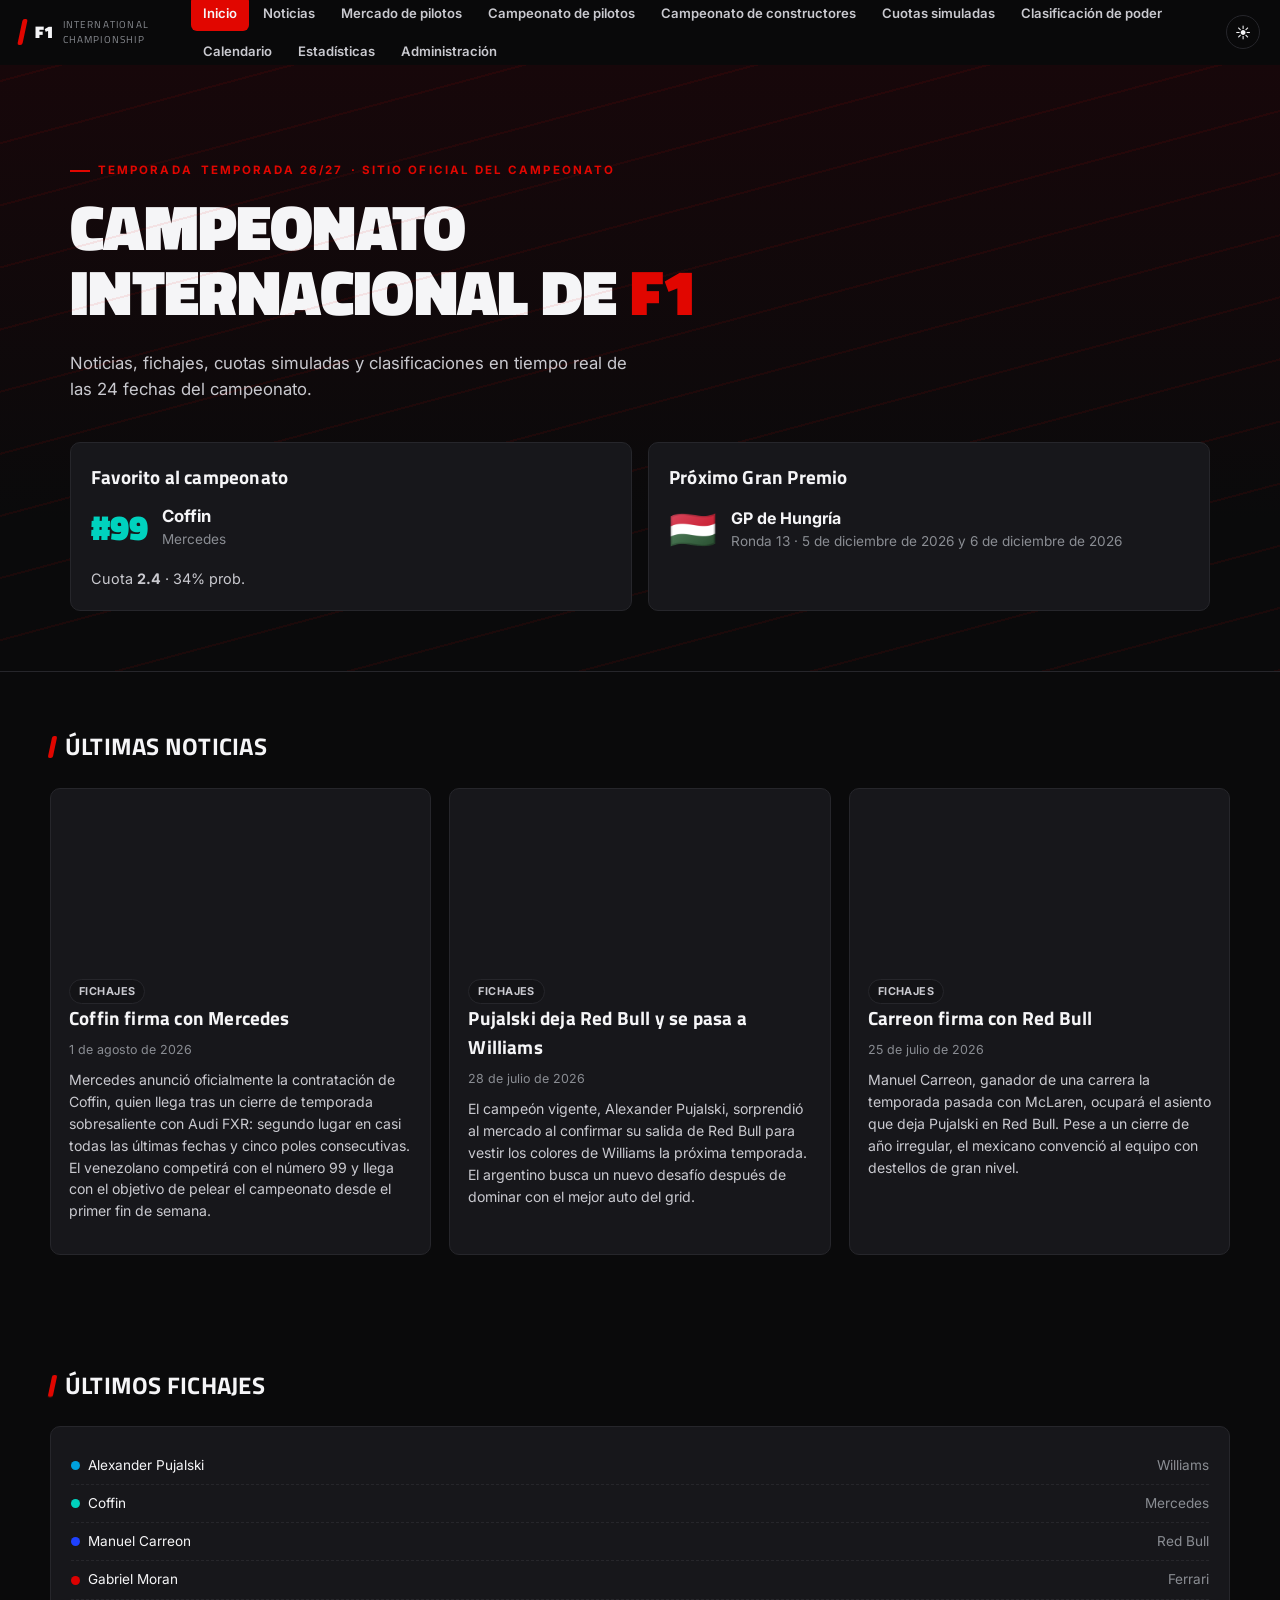
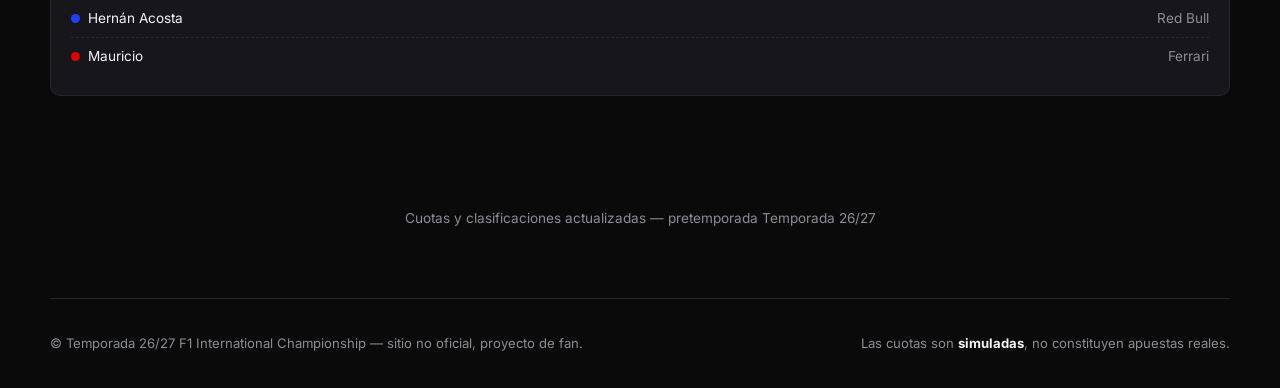
<file: index.html>
<!DOCTYPE html>
<html lang="es">
<head>
<meta charset="UTF-8">
<meta name="viewport" content="width=device-width, initial-scale=1.0">
<title>F1 International Championship — Sitio oficial del campeonato</title>
<meta name="description" content="Sitio oficial del F1 International Championship: noticias, mercado de pilotos, campeonatos de pilotos y constructores, cuotas simuladas, power ranking, calendario y estadísticas. Temporada 26/27.">
<link rel="icon" href="data:image/svg+xml,<svg xmlns=%22http://www.w3.org/2000/svg%22 viewBox=%220 0 100 100%22><rect width=%22100%22 height=%22100%22 fill=%22%23e10600%22/><text x=%2250%22 y=%2268%22 font-size=%2260%22 text-anchor=%22middle%22 fill=%22white%22 font-family=%22Arial%22 font-weight=%22bold%22>F1</text></svg>">
<link rel="preconnect" href="https://fonts.googleapis.com">
<link href="https://fonts.googleapis.com/css2?family=Titillium+Web:wght@400;600;700;900&family=Inter:wght@400;500;600;700&display=swap" rel="stylesheet">
<link rel="stylesheet" href="CSS/style.css">
</head>
<body data-page="home">
  

<header class="site-header">
  <div class="nav-inner">
    <a href="index.html" class="brand"><span class="stripe"></span>F1 <small>INTERNATIONAL CHAMPIONSHIP</small></a>
    <nav class="nav-menu">
      <a href="index.html" data-nav="home">Inicio</a>
      <a href="noticias.html" data-nav="news">Noticias</a>
      <a href="mercado.html" data-nav="market">Mercado de pilotos</a>
      <a href="pilotos.html" data-nav="drivers">Campeonato de pilotos</a>
      <a href="constructores.html" data-nav="constructors">Campeonato de constructores</a>
      <a href="cuotas.html" data-nav="odds">Cuotas simuladas</a>
      <a href="power-ranking.html" data-nav="power">Clasificación de poder</a>
      <a href="calendario.html" data-nav="calendar">Calendario</a>
      <a href="estadisticas.html" data-nav="stats">Estadísticas</a>
      <a href="admin.html" data-nav="admin">Administración</a>
    </nav>
    <div class="nav-extra">
      <button class="mode-toggle" aria-label="Cambiar tema">🌙</button>
      <button class="nav-toggle" aria-label="Abrir menú"><span></span><span></span><span></span></button>
    </div>
  </div>
</header>

<main>
  <section class="hero">
    <div class="container">
      <span class="hero-eyebrow">Temporada <span data-season>26/27</span> · Sitio oficial del campeonato</span>
      <h1>Campeonato<br>Internacional de <span>F1</span></h1>
      <p class="hero-sub">Noticias, fichajes, cuotas simuladas y clasificaciones en tiempo real de las 24 fechas del campeonato.</p>

      <div class="hero-grid">
        <div class="card fade-up">
          <h3>Favorito al campeonato</h3>
          <div id="home-favorito"></div>
        </div>
        <div class="card fade-up">
          <h3>Próximo Gran Premio</h3>
          <div id="home-proximo"></div>
        </div>
      </div>
    </div>
  </section>

  <section class="section container">
    <h2 class="section-title">Últimas noticias</h2>
    <div class="grid-3" id="home-noticias"></div>
  </section>

  <section class="section container">
    <h2 class="section-title">Últimos fichajes</h2>
    <div class="card" id="home-fichajes"></div>
  </section>

  <section class="section container text-center">
    <p id="home-update" style="color:var(--gray); font-size:.85rem;"></p>
  </section>
</main>

<footer class="site-footer container">
  <div>© <span data-season>26/27</span> F1 International Championship — sitio no oficial, proyecto de fan.</div>
  <div>Las cuotas son <strong>simuladas</strong>, no constituyen apuestas reales.</div>
</footer>

<script src="js/data.js"></script>
<script src="js/app.js"></script>
</body>
</html>
</file>
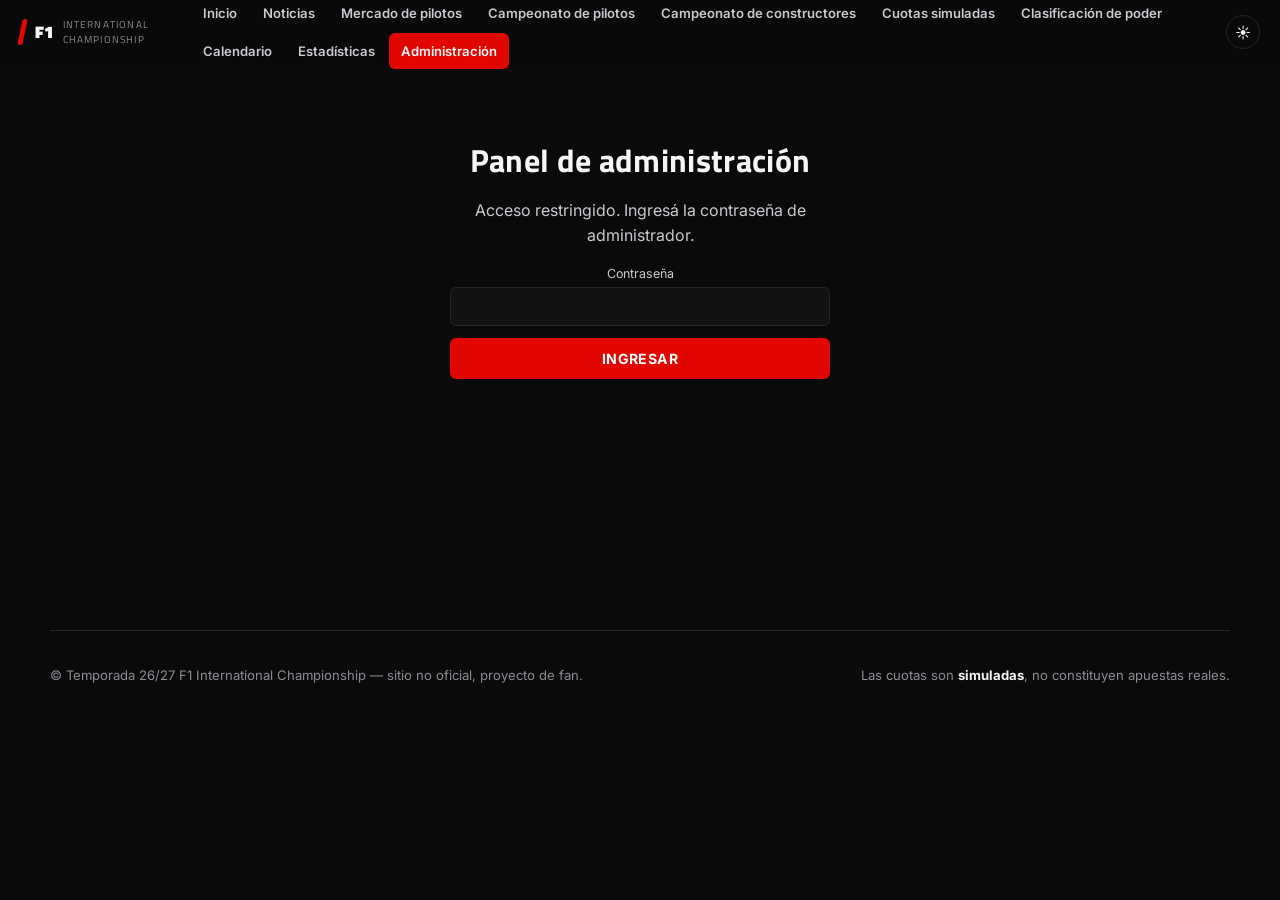
<file: admin.html>
<!DOCTYPE html>
<html lang="es">
<head>
<meta charset="UTF-8">
<meta name="viewport" content="width=device-width, initial-scale=1.0">
<title>Administración — F1 International Championship</title>
<meta name="robots" content="noindex">
<link rel="preconnect" href="https://fonts.googleapis.com">
<link href="https://fonts.googleapis.com/css2?family=Titillium+Web:wght@400;600;700;900&family=Inter:wght@400;500;600;700&display=swap" rel="stylesheet">
<link rel="stylesheet" href="CSS/style.css">
</head>
<body data-page="admin">

<header class="site-header">
  <div class="nav-inner">
    <a href="index.html" class="brand"><span class="stripe"></span>F1 <small>INTERNATIONAL CHAMPIONSHIP</small></a>
    <nav class="nav-menu">
      <a href="index.html" data-nav="home">Inicio</a>
      <a href="noticias.html" data-nav="news">Noticias</a>
      <a href="mercado.html" data-nav="market">Mercado de pilotos</a>
      <a href="pilotos.html" data-nav="drivers">Campeonato de pilotos</a>
      <a href="constructores.html" data-nav="constructors">Campeonato de constructores</a>
      <a href="cuotas.html" data-nav="odds">Cuotas simuladas</a>
      <a href="power-ranking.html" data-nav="power">Clasificación de poder</a>
      <a href="calendario.html" data-nav="calendar">Calendario</a>
      <a href="estadisticas.html" data-nav="stats">Estadísticas</a>
      <a href="admin.html" data-nav="admin">Administración</a>
    </nav>
    <div class="nav-extra">
      <button class="mode-toggle" aria-label="Cambiar tema">🌙</button>
      <button class="nav-toggle" aria-label="Abrir menú"><span></span><span></span><span></span></button>
    </div>
  </div>
</header>

<main class="section container">

  <div id="admin-login">
    <h1>Panel de administración</h1>
    <p>Acceso restringido. Ingresá la contraseña de administrador.</p>
    <form id="admin-login-form" class="admin-form wide">
      <label>Contraseña
        <input type="password" id="admin-password" required>
      </label>
      <button class="btn" type="submit">Ingresar</button>
      <p id="admin-login-error" style="color:var(--red)"></p>
    </form>
  </div>

  <div id="admin-panel" class="hidden">
    <div style="display:flex; justify-content:space-between; align-items:center; flex-wrap:wrap; gap:10px;">
      <h1 class="mt-0">Panel de administración</h1>
      <div style="display:flex; gap:10px;">
        <a href="index.html" class="btn secondary">← Ver sitio</a>
        <button class="btn secondary" id="admin-logout">Cerrar sesión</button>
      </div>
    </div>

    <div class="admin-tabs">
      <button class="admin-tab-btn active" data-tab="drivers">Pilotos</button>
      <button class="admin-tab-btn" data-tab="teams">Equipos</button>
      <button class="admin-tab-btn" data-tab="news">Noticias</button>
      <button class="admin-tab-btn" data-tab="results">Calendario y resultados</button>
      <button class="admin-tab-btn" data-tab="odds">Cuotas y Power Ranking</button>
      <button class="admin-tab-btn" data-tab="season">Temporada</button>
    </div>

    <!-- PILOTOS -->
    <section id="tab-drivers" class="admin-tab active">
      <h2 class="section-title">Agregar / editar piloto</h2>
      <form id="driver-form" class="admin-form">
        <label>Piloto existente
          <select id="driver-edit-select"></select>
        </label>
        <label>Nombre
          <input type="text" id="driver-name" required>
        </label>
        <label>Número
          <input type="number" id="driver-number">
        </label>
        <label>País
          <input type="text" id="driver-country">
        </label>
        <label>Bandera (emoji)
          <input type="text" id="driver-flag" placeholder="🏳️">
        </label>
        <label>Equipo
          <select id="driver-team-select"></select>
        </label>
        <label>Estado del fichaje
          <select id="driver-status">
            <option value="confirmado">✅ Confirmado</option>
            <option value="rumor">⏳ Rumor</option>
            <option value="libre">❓ Asiento disponible</option>
          </select>
        </label>
        <label style="grid-column:1/-1">Biografía / nota
          <textarea id="driver-bio"></textarea>
        </label>
        <div style="grid-column:1/-1"><button class="btn" type="submit">Guardar piloto</button></div>
      </form>
      <h2 class="section-title">Listado</h2>
      <div id="admin-drivers-list"></div>
    </section>

    <!-- EQUIPOS -->
    <section id="tab-teams" class="admin-tab">
      <h2 class="section-title">Equipos (12)</h2>
      <p style="max-width:600px">Los puntos, victorias, poles y podios de cada equipo se recalculan solos a partir de sus pilotos. Acá podés ajustar manualmente la cuota simulada del equipo.</p>
      <div id="admin-teams-list"></div>
    </section>
    

    <!-- NOTICIAS -->
    <section id="tab-news" class="admin-tab">
      <h2 class="section-title">Publicar noticia</h2>
      <form id="news-form" class="admin-form">
        <label>Título
          <input type="text" id="news-title" required>
        </label>
        <label>Categoría
          <input type="text" id="news-category" placeholder="Fichajes, Rumores, Resultados...">
        </label>
        <label style="grid-column:1/-1">URL de imagen
          <input type="url" id="news-image" placeholder="https://...">
        </label>
        <label style="grid-column:1/-1">Texto
          <textarea id="news-text" required></textarea>
        </label>
        <div style="grid-column:1/-1"><button class="btn" type="submit">Publicar</button></div>
      </form>
      <h2 class="section-title">Noticias publicadas</h2>
      <div id="admin-news-list"></div>
    </section>

    <!-- CALENDARIO Y RESULTADOS -->
    <section id="tab-results" class="admin-tab">
      <h2 class="section-title">Cargar resultado de una fecha</h2>
      <p style="max-width:640px">Elegí la fecha y la carrera (sábado o domingo), luego asigná el orden de llegada. Al guardar se recalculan automáticamente el campeonato de pilotos, constructores, power ranking, cuotas y se genera una noticia automática.</p>
      <form id="result-form" class="admin-form wide">
        <div style="display:flex; gap:12px; flex-wrap:wrap;">
          <label style="flex:1">Fecha del calendario
            <select id="result-round-select"></select>
          </label>
          <label style="flex:1">Carrera
            <select id="result-race-key">
              <option value="r1">Sábado (R1)</option>
              <option value="r2">Domingo (R2)</option>
            </select>
          </label>
          <label style="flex:1">Pole position
            <select id="result-pole-select"></select>
          </label>
          <label style="flex:1">Vuelta rápida
            <select id="result-fl-select"></select>
          </label>
        </div>
        <h3>Orden de llegada</h3>
        <div id="result-order-wrap"></div>
        <button class="btn" type="submit">Guardar resultado y recalcular</button>
      </form>
     <button class="btn" onclick="finishRace(1)">
  Finalizar GP
</button>
      <h2 class="section-title" style="margin-top:36px">Agregar nuevo circuito</h2>
      <form id="circuit-form" class="admin-form">
        <label>Circuito<input type="text" id="circuit-name" required></label>
        <label>Bandera (emoji)<input type="text" id="circuit-flag"></label>
        <label>Fecha sábado (R1)<input type="date" id="circuit-r1" required></label>
        <label>Fecha domingo (R2)<input type="date" id="circuit-r2" required></label>
        <div style="grid-column:1/-1"><button class="btn" type="submit">Agregar circuito</button></div>
      </form>

      <h2 class="section-title" style="margin-top:36px">Calendario actual</h2>
      <div id="admin-calendar-list"></div>
    </section>

    <!-- CUOTAS Y POWER RANKING MANUAL -->
    <section id="tab-odds" class="admin-tab">
      <h2 class="section-title">Ajuste manual</h2>
      <p style="max-width:640px">Las cuotas y el power ranking se recalculan solos al cargar resultados, pero podés forzar un valor manualmente si querés reflejar algo puntual (una lesión, un cambio de motor, etc).</p>
      <div id="admin-odds-power-list"></div>
    </section>

    <!-- TEMPORADA -->
    <section id="tab-season" class="admin-tab">
      <h2 class="section-title">Temporada actual: <span id="current-season-label"></span></h2>
      <p style="max-width:640px">Cerrar la temporada archiva el campeón de pilotos, subcampeón, tercer lugar y campeón de constructores en el historial, pasa las estadísticas de la temporada al histórico de carrera de cada piloto y reinicia los puntos para la próxima temporada.</p>
      <form id="season-form" class="admin-form">
        <label>Nombre de la nueva temporada
          <input type="text" id="new-season-label" placeholder="Ej: Temporada 27/28">
        </label>
        <div style="grid-column:1/-1"><button class="btn" type="submit">Cerrar temporada y archivar</button></div>
      </form>
    </section>

  </div>
</main>

<footer class="site-footer container">
  <div>© <span data-season>26/27</span> F1 International Championship — sitio no oficial, proyecto de fan.</div>
  <div>Las cuotas son <strong>simuladas</strong>, no constituyen apuestas reales.</div>
</footer>

<script src="js/data.js"></script>
<script src="js/app.js"></script>
<script src="js/admin.js"></script>
</body>
</html>
</file>
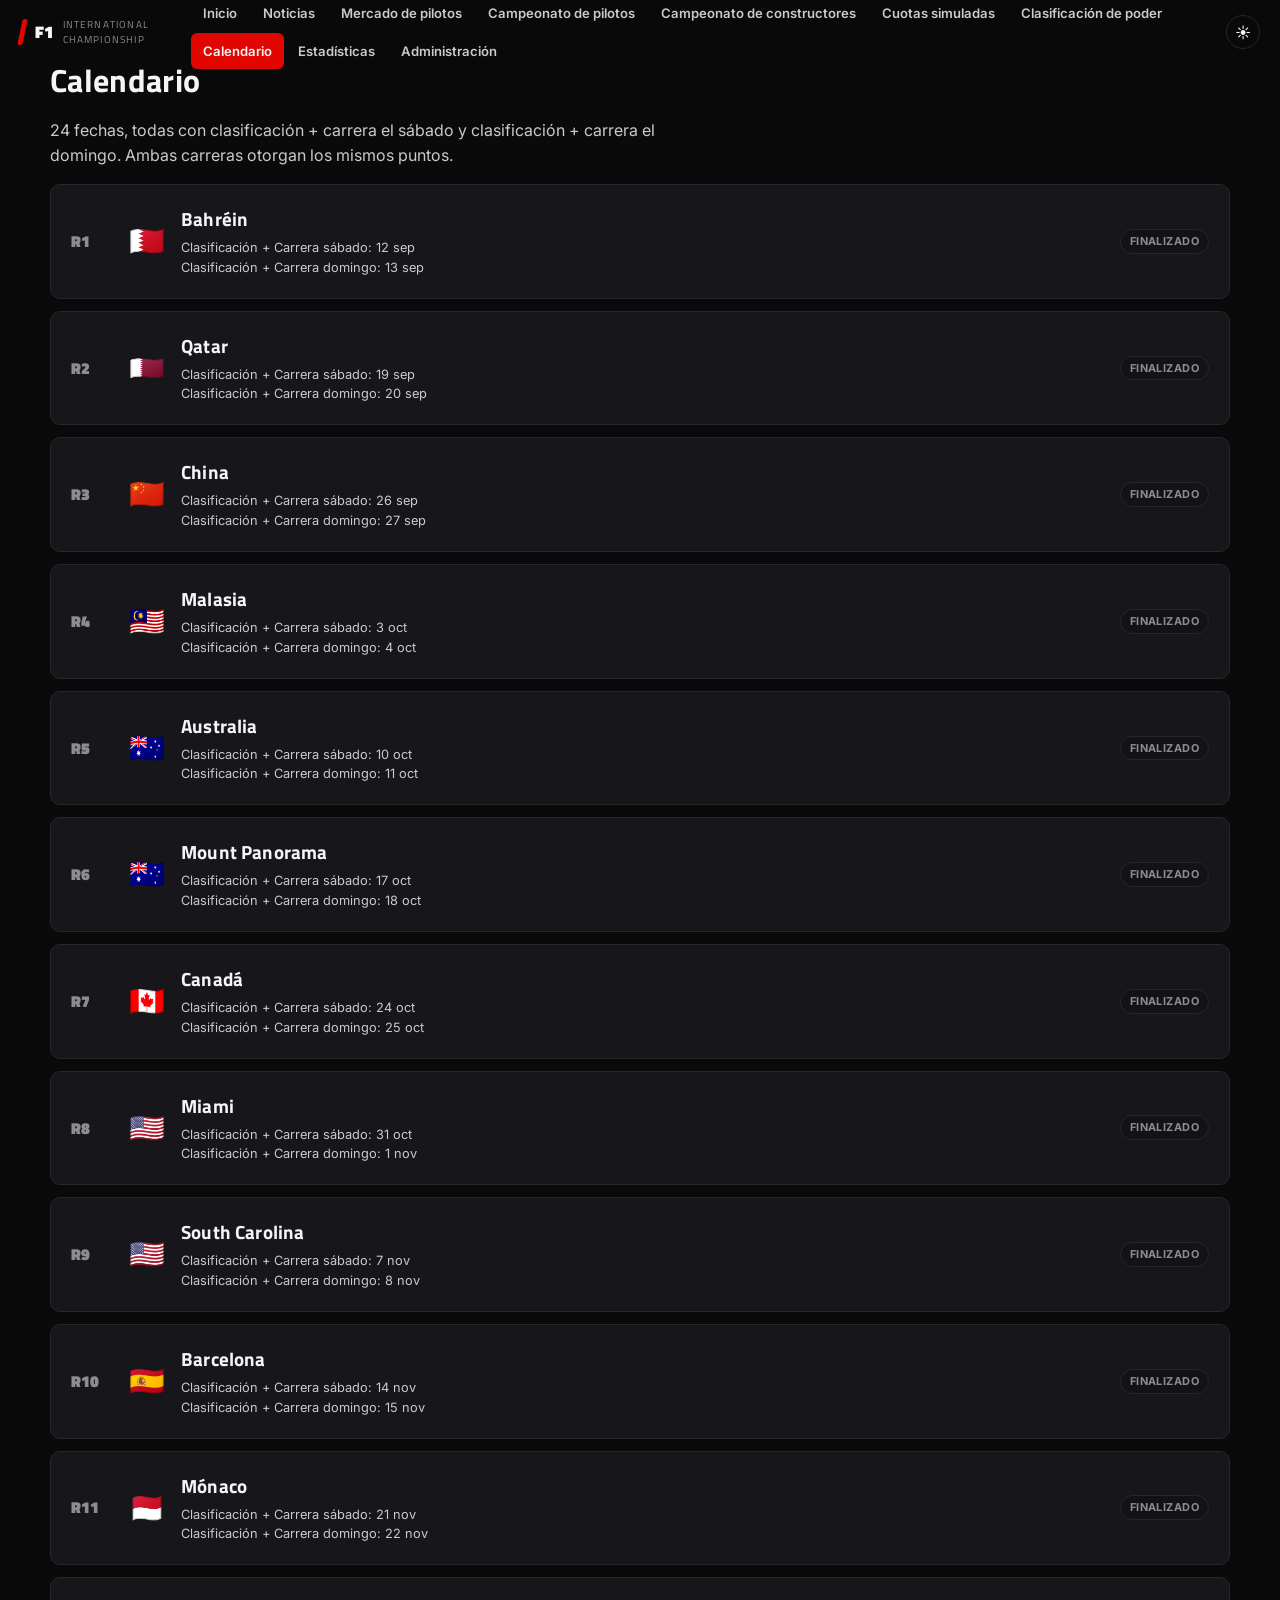
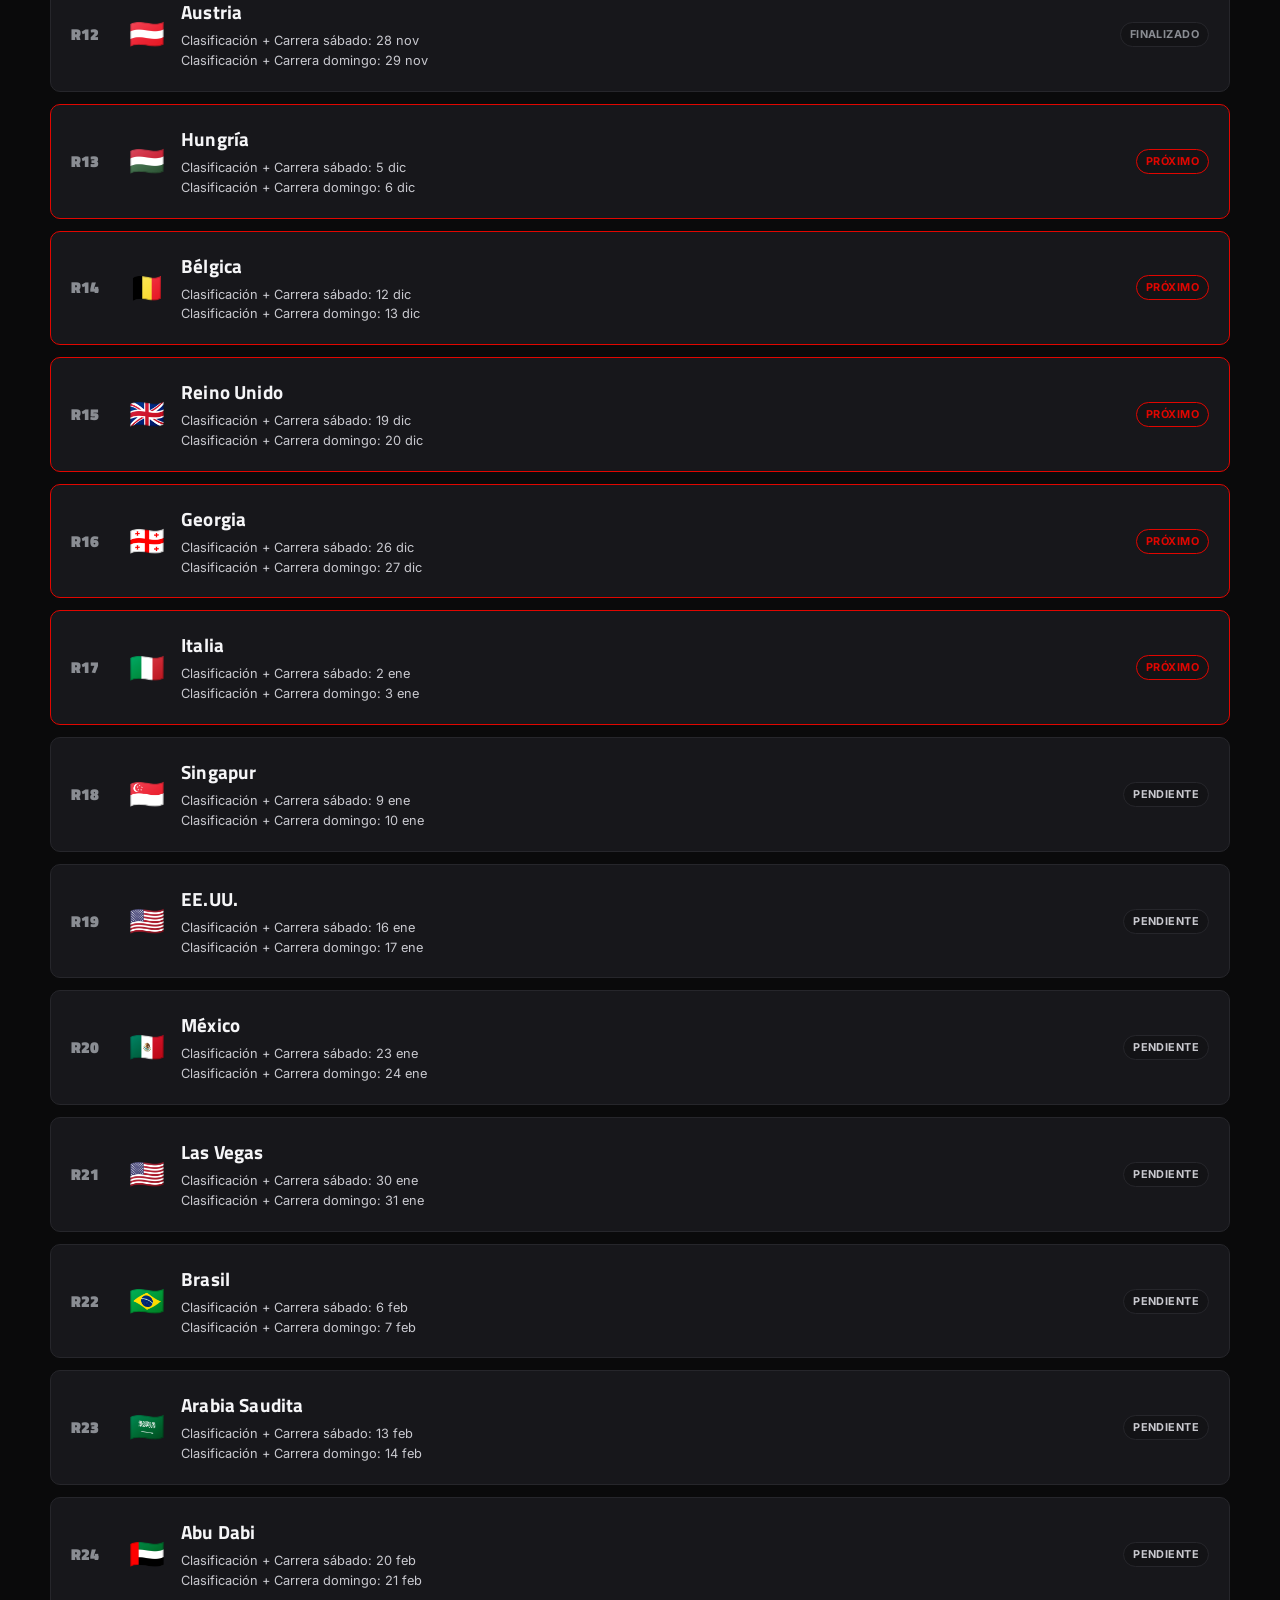
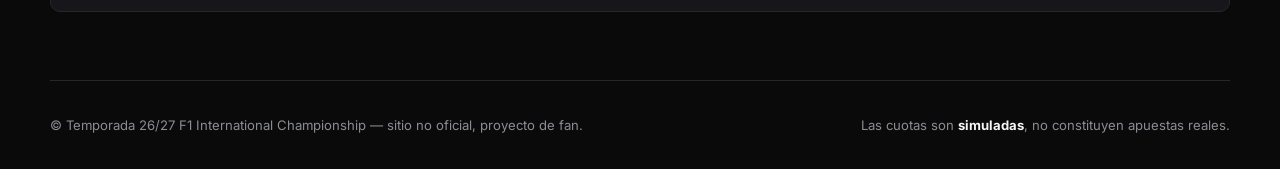
<file: calendario.html>
<!DOCTYPE html>
<html lang="es">
<head>
<meta charset="UTF-8">
<meta name="viewport" content="width=device-width, initial-scale=1.0">
<title>Calendario — F1 International Championship</title>
<meta name="description" content="Calendario completo de las 24 fechas del F1 International Championship, temporada 26/27.">
<link rel="preconnect" href="https://fonts.googleapis.com">
<link href="https://fonts.googleapis.com/css2?family=Titillium+Web:wght@400;600;700;900&family=Inter:wght@400;500;600;700&display=swap" rel="stylesheet">
<link rel="stylesheet" href="CSS/style.css">
</head>
<body data-page="calendar">

<header class="site-header">
  <div class="nav-inner">
    <a href="index.html" class="brand"><span class="stripe"></span>F1 <small>INTERNATIONAL CHAMPIONSHIP</small></a>
    <nav class="nav-menu">
      <a href="index.html" data-nav="home">Inicio</a>
      <a href="noticias.html" data-nav="news">Noticias</a>
      <a href="mercado.html" data-nav="market">Mercado de pilotos</a>
      <a href="pilotos.html" data-nav="drivers">Campeonato de pilotos</a>
      <a href="constructores.html" data-nav="constructors">Campeonato de constructores</a>
      <a href="cuotas.html" data-nav="odds">Cuotas simuladas</a>
      <a href="power-ranking.html" data-nav="power">Clasificación de poder</a>
      <a href="calendario.html" data-nav="calendar">Calendario</a>
      <a href="estadisticas.html" data-nav="stats">Estadísticas</a>
      <a href="admin.html" data-nav="admin">Administración</a>
    </nav>
    <div class="nav-extra">
      <button class="mode-toggle" aria-label="Cambiar tema">🌙</button>
      <button class="nav-toggle" aria-label="Abrir menú"><span></span><span></span><span></span></button>
    </div>
  </div>
</header>

<main class="section container">
  <h1>Calendario</h1>
  <p style="max-width:640px">24 fechas, todas con clasificación + carrera el sábado y clasificación + carrera el domingo. Ambas carreras otorgan los mismos puntos.</p>
  <div id="calendar-list"></div>
</main>

<footer class="site-footer container">
  <div>© <span data-season>26/27</span> F1 International Championship — sitio no oficial, proyecto de fan.</div>
  <div>Las cuotas son <strong>simuladas</strong>, no constituyen apuestas reales.</div>
</footer>

<script src="js/data.js"></script>
<script src="js/app.js"></script>
</body>
</html>
</file>
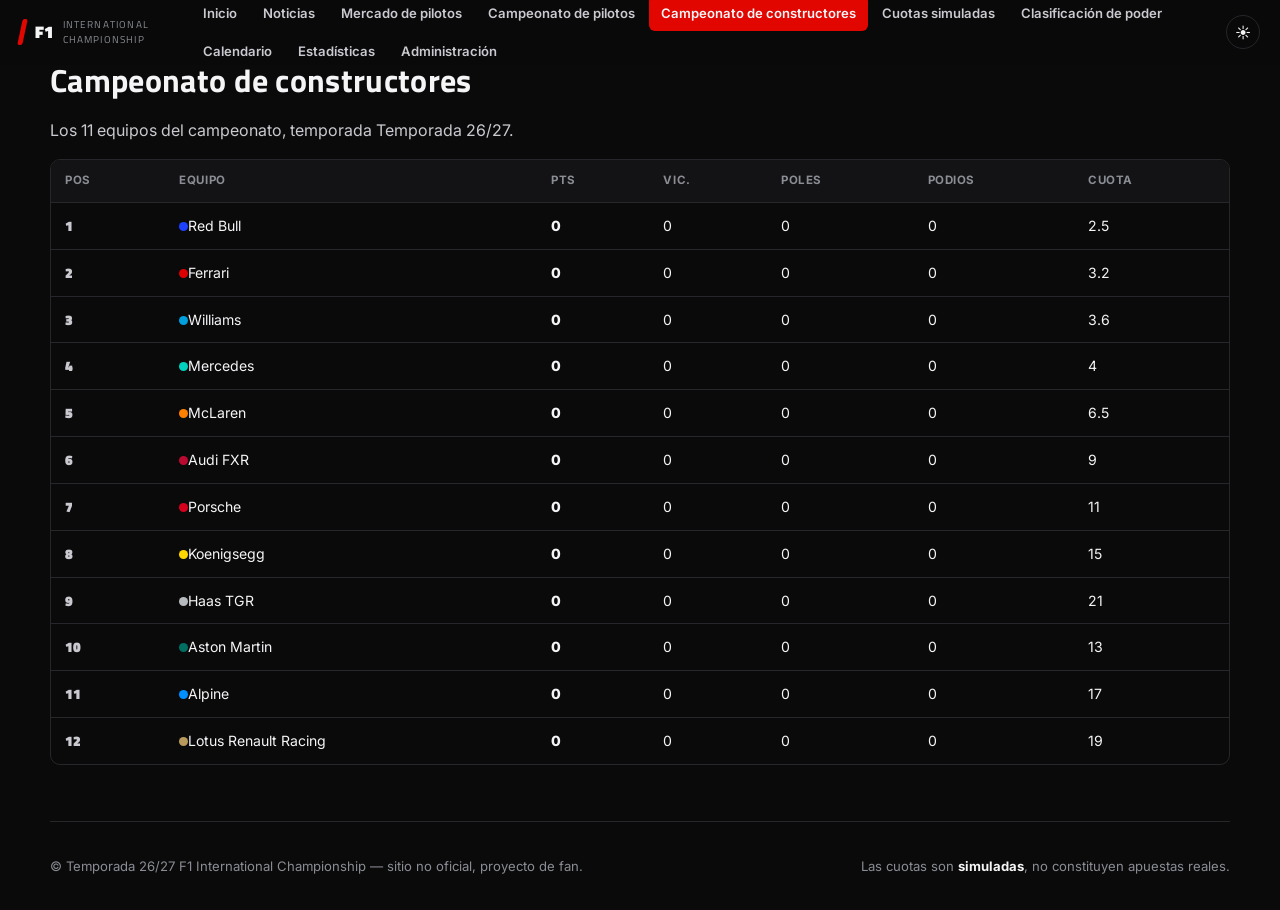
<file: constructores.html>
<!DOCTYPE html>
<html lang="es">
<head>
<meta charset="UTF-8">
<meta name="viewport" content="width=device-width, initial-scale=1.0">
<title>Campeonato de constructores — F1 International Championship</title>
<meta name="description" content="Tabla de posiciones del campeonato de constructores: puntos, victorias, poles, podios y cuotas simuladas de los 11 equipos.">
<link rel="preconnect" href="https://fonts.googleapis.com">
<link href="https://fonts.googleapis.com/css2?family=Titillium+Web:wght@400;600;700;900&family=Inter:wght@400;500;600;700&display=swap" rel="stylesheet">
<link rel="stylesheet" href="CSS/style.css">
</head>
<body data-page="constructors">

<header class="site-header">
  <div class="nav-inner">
    <a href="index.html" class="brand"><span class="stripe"></span>F1 <small>INTERNATIONAL CHAMPIONSHIP</small></a>
    <nav class="nav-menu">
      <a href="index.html" data-nav="home">Inicio</a>
      <a href="noticias.html" data-nav="news">Noticias</a>
      <a href="mercado.html" data-nav="market">Mercado de pilotos</a>
      <a href="pilotos.html" data-nav="drivers">Campeonato de pilotos</a>
      <a href="constructores.html" data-nav="constructors">Campeonato de constructores</a>
      <a href="cuotas.html" data-nav="odds">Cuotas simuladas</a>
      <a href="power-ranking.html" data-nav="power">Clasificación de poder</a>
      <a href="calendario.html" data-nav="calendar">Calendario</a>
      <a href="estadisticas.html" data-nav="stats">Estadísticas</a>
      <a href="admin.html" data-nav="admin">Administración</a>
    </nav>
    <div class="nav-extra">
      <button class="mode-toggle" aria-label="Cambiar tema">🌙</button>
      <button class="nav-toggle" aria-label="Abrir menú"><span></span><span></span><span></span></button>
    </div>
  </div>
</header>

<main class="section container">
  <h1>Campeonato de constructores</h1>
  <p style="max-width:560px">Los 11 equipos del campeonato, temporada <span data-season>26/27</span>.</p>
  <div class="table-wrap">
    <table>
      <thead>
        <tr><th>Pos</th><th>Equipo</th><th>Pts</th><th>Vic.</th><th>Poles</th><th>Podios</th><th>Cuota</th></tr>
      </thead>
      <tbody id="constructors-table-body"></tbody>
    </table>
  </div>
</main>

<footer class="site-footer container">
  <div>© <span data-season>26/27</span> F1 International Championship — sitio no oficial, proyecto de fan.</div>
  <div>Las cuotas son <strong>simuladas</strong>, no constituyen apuestas reales.</div>
</footer>

<script src="js/data.js"></script>
<script src="js/app.js"></script>
</body>
</html>
</file>
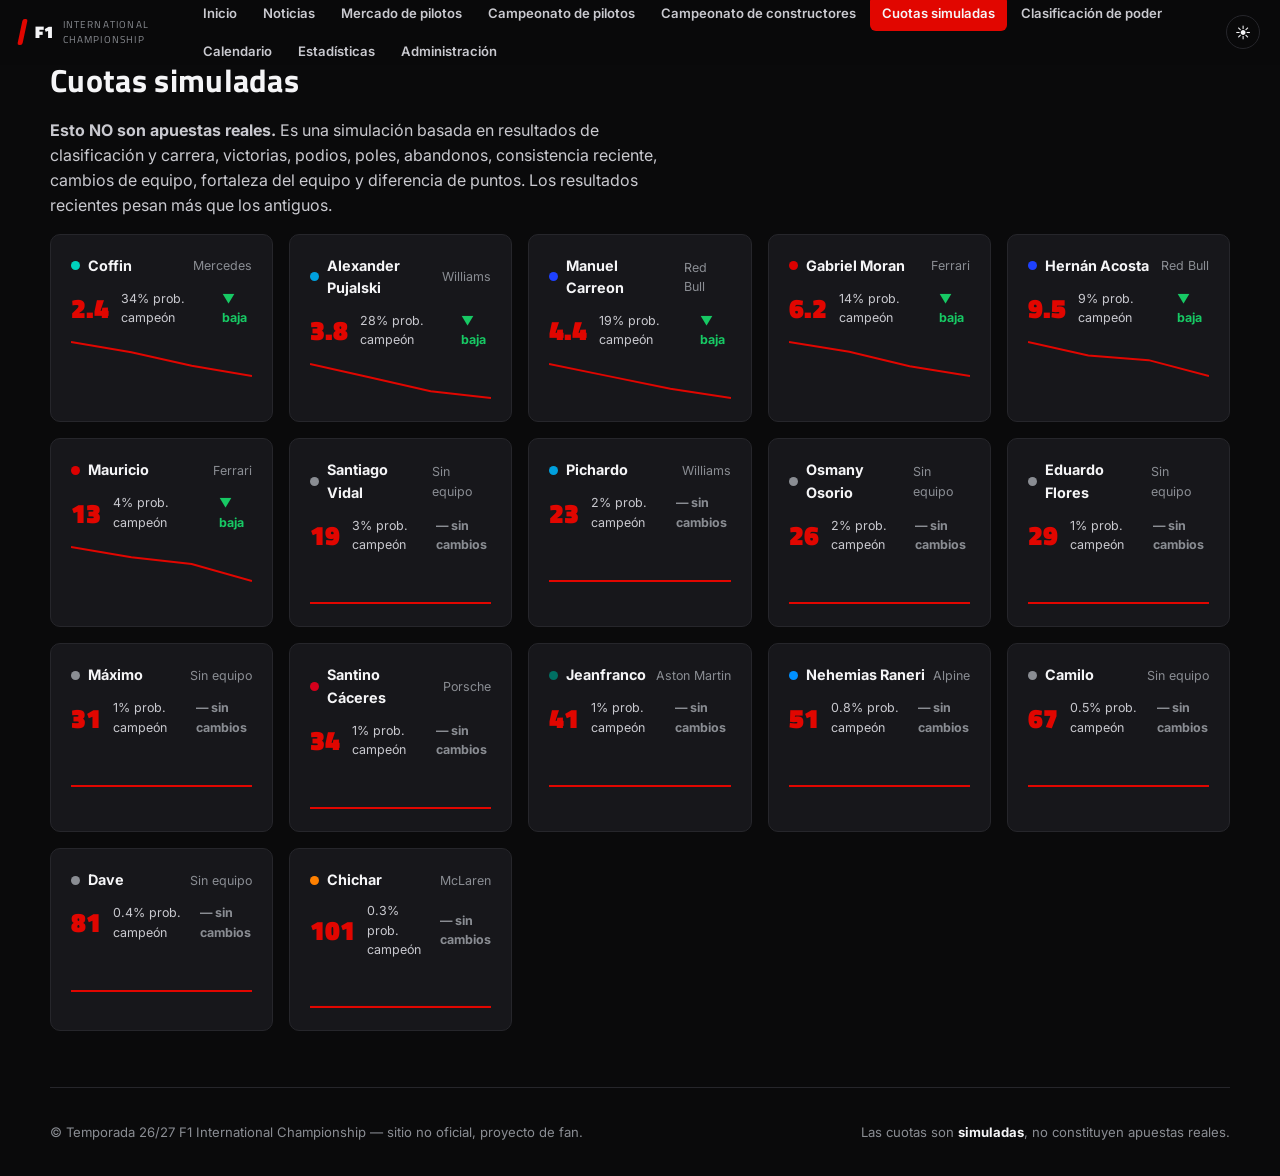
<file: cuotas.html>
<!DOCTYPE html>
<html lang="es">
<head>
<meta charset="UTF-8">
<meta name="viewport" content="width=device-width, initial-scale=1.0">
<title>Cuotas simuladas — F1 International Championship</title>
<meta name="description" content="Cuotas simuladas del campeonato basadas en el rendimiento deportivo. No son apuestas reales.">
<link rel="preconnect" href="https://fonts.googleapis.com">
<link href="https://fonts.googleapis.com/css2?family=Titillium+Web:wght@400;600;700;900&family=Inter:wght@400;500;600;700&display=swap" rel="stylesheet">
<link rel="stylesheet" href="CSS/style.css">
</head>
<body data-page="odds">

<header class="site-header">
  <div class="nav-inner">
    <a href="index.html" class="brand"><span class="stripe"></span>F1 <small>INTERNATIONAL CHAMPIONSHIP</small></a>
    <nav class="nav-menu">
      <a href="index.html" data-nav="home">Inicio</a>
      <a href="noticias.html" data-nav="news">Noticias</a>
      <a href="mercado.html" data-nav="market">Mercado de pilotos</a>
      <a href="pilotos.html" data-nav="drivers">Campeonato de pilotos</a>
      <a href="constructores.html" data-nav="constructors">Campeonato de constructores</a>
      <a href="cuotas.html" data-nav="odds">Cuotas simuladas</a>
      <a href="power-ranking.html" data-nav="power">Clasificación de poder</a>
      <a href="calendario.html" data-nav="calendar">Calendario</a>
      <a href="estadisticas.html" data-nav="stats">Estadísticas</a>
      <a href="admin.html" data-nav="admin">Administración</a>
    </nav>
    <div class="nav-extra">
      <button class="mode-toggle" aria-label="Cambiar tema">🌙</button>
      <button class="nav-toggle" aria-label="Abrir menú"><span></span><span></span><span></span></button>
    </div>
  </div>
</header>

<main class="section container">
  <h1>Cuotas simuladas</h1>
  <p style="max-width:640px"><strong>Esto NO son apuestas reales.</strong> Es una simulación basada en resultados de clasificación y carrera, victorias, podios, poles, abandonos, consistencia reciente, cambios de equipo, fortaleza del equipo y diferencia de puntos. Los resultados recientes pesan más que los antiguos.</p>
  <div class="grid-cards" id="odds-list"></div>
</main>

<footer class="site-footer container">
  <div>© <span data-season>26/27</span> F1 International Championship — sitio no oficial, proyecto de fan.</div>
  <div>Las cuotas son <strong>simuladas</strong>, no constituyen apuestas reales.</div>
</footer>

<script src="js/data.js"></script>
<script src="js/app.js"></script>
</body>
</html>
</file>
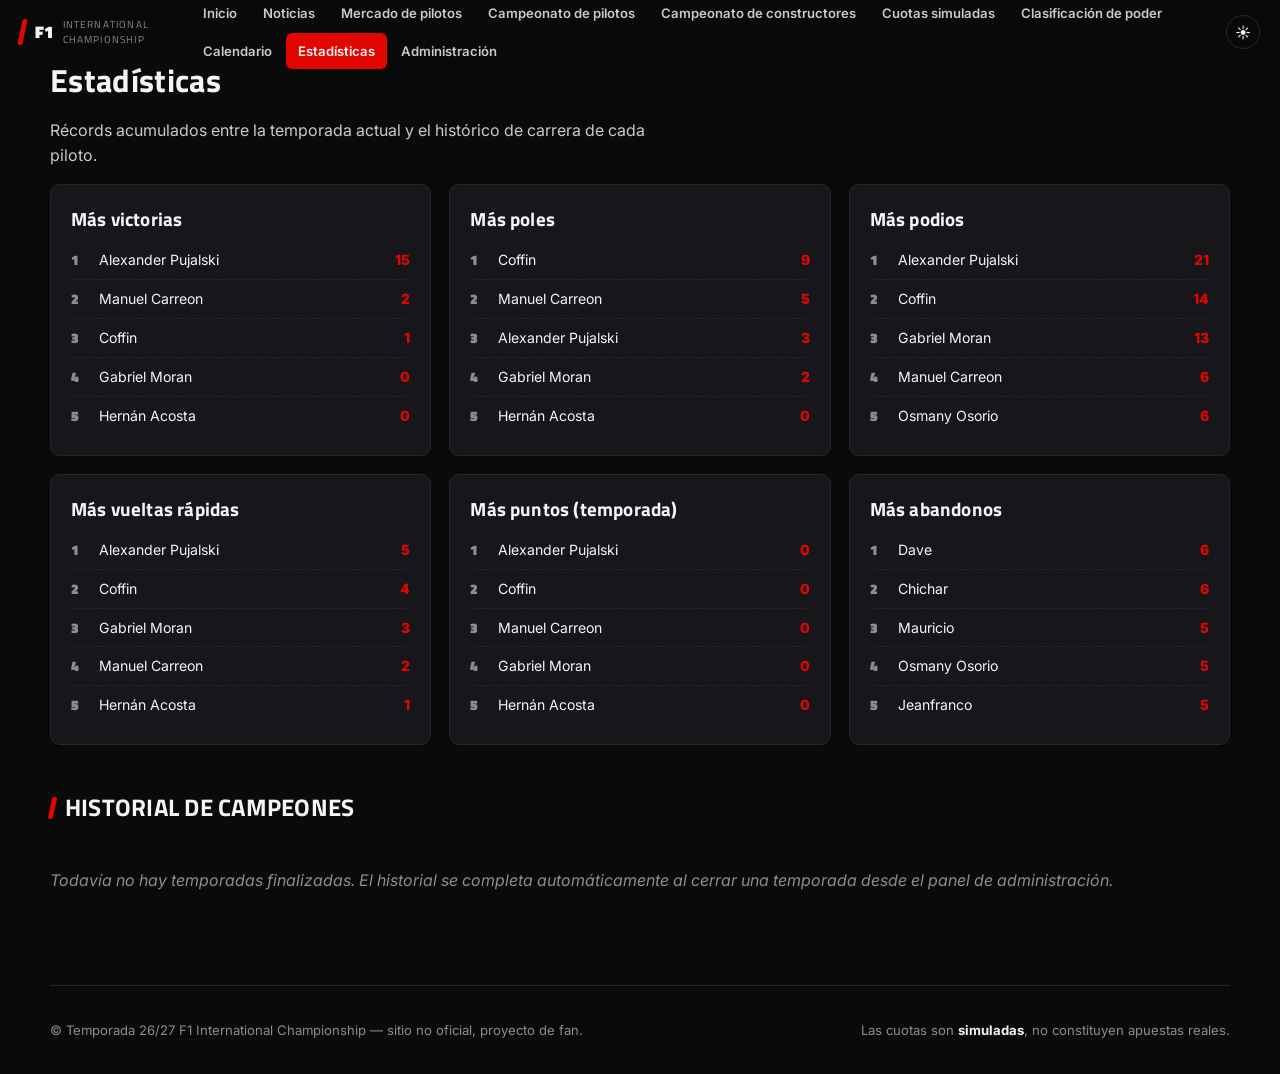
<file: estadisticas.html>
<!DOCTYPE html>
<html lang="es">
<head>
<meta charset="UTF-8">
<meta name="viewport" content="width=device-width, initial-scale=1.0">
<title>Estadísticas — F1 International Championship</title>
<meta name="description" content="Estadísticas y récords del F1 International Championship: más victorias, poles, podios, vueltas rápidas y más.">
<link rel="preconnect" href="https://fonts.googleapis.com">
<link href="https://fonts.googleapis.com/css2?family=Titillium+Web:wght@400;600;700;900&family=Inter:wght@400;500;600;700&display=swap" rel="stylesheet">
<link rel="stylesheet" href="CSS/style.css">
</head>
<body data-page="stats">

<header class="site-header">
  <div class="nav-inner">
    <a href="index.html" class="brand"><span class="stripe"></span>F1 <small>INTERNATIONAL CHAMPIONSHIP</small></a>
    <nav class="nav-menu">
      <a href="index.html" data-nav="home">Inicio</a>
      <a href="noticias.html" data-nav="news">Noticias</a>
      <a href="mercado.html" data-nav="market">Mercado de pilotos</a>
      <a href="pilotos.html" data-nav="drivers">Campeonato de pilotos</a>
      <a href="constructores.html" data-nav="constructors">Campeonato de constructores</a>
      <a href="cuotas.html" data-nav="odds">Cuotas simuladas</a>
      <a href="power-ranking.html" data-nav="power">Clasificación de poder</a>
      <a href="calendario.html" data-nav="calendar">Calendario</a>
      <a href="estadisticas.html" data-nav="stats">Estadísticas</a>
      <a href="admin.html" data-nav="admin">Administración</a>
    </nav>
    <div class="nav-extra">
      <button class="mode-toggle" aria-label="Cambiar tema">🌙</button>
      <button class="nav-toggle" aria-label="Abrir menú"><span></span><span></span><span></span></button>
    </div>
  </div>
</header>

<main class="section container">
  <h1>Estadísticas</h1>
  <p style="max-width:640px">Récords acumulados entre la temporada actual y el histórico de carrera de cada piloto.</p>

  <div class="grid-3">
    <div class="card">
      <h3>Más victorias</h3>
      <ul class="stat-list" id="stat-wins"></ul>
    </div>
    <div class="card">
      <h3>Más poles</h3>
      <ul class="stat-list" id="stat-poles"></ul>
    </div>
    <div class="card">
      <h3>Más podios</h3>
      <ul class="stat-list" id="stat-podiums"></ul>
    </div>
    <div class="card">
      <h3>Más vueltas rápidas</h3>
      <ul class="stat-list" id="stat-fastlaps"></ul>
    </div>
    <div class="card">
      <h3>Más puntos (temporada)</h3>
      <ul class="stat-list" id="stat-points"></ul>
    </div>
    <div class="card">
      <h3>Más abandonos</h3>
      <ul class="stat-list" id="stat-dnf"></ul>
    </div>
  </div>

  <h2 class="section-title" style="margin-top:44px">Historial de campeones</h2>
  <div id="history-list"></div>
</main>

<footer class="site-footer container">
  <div>© <span data-season>26/27</span> F1 International Championship — sitio no oficial, proyecto de fan.</div>
  <div>Las cuotas son <strong>simuladas</strong>, no constituyen apuestas reales.</div>
</footer>

<script src="js/data.js"></script>
<script src="js/app.js"></script>
</body>
</html>
</file>
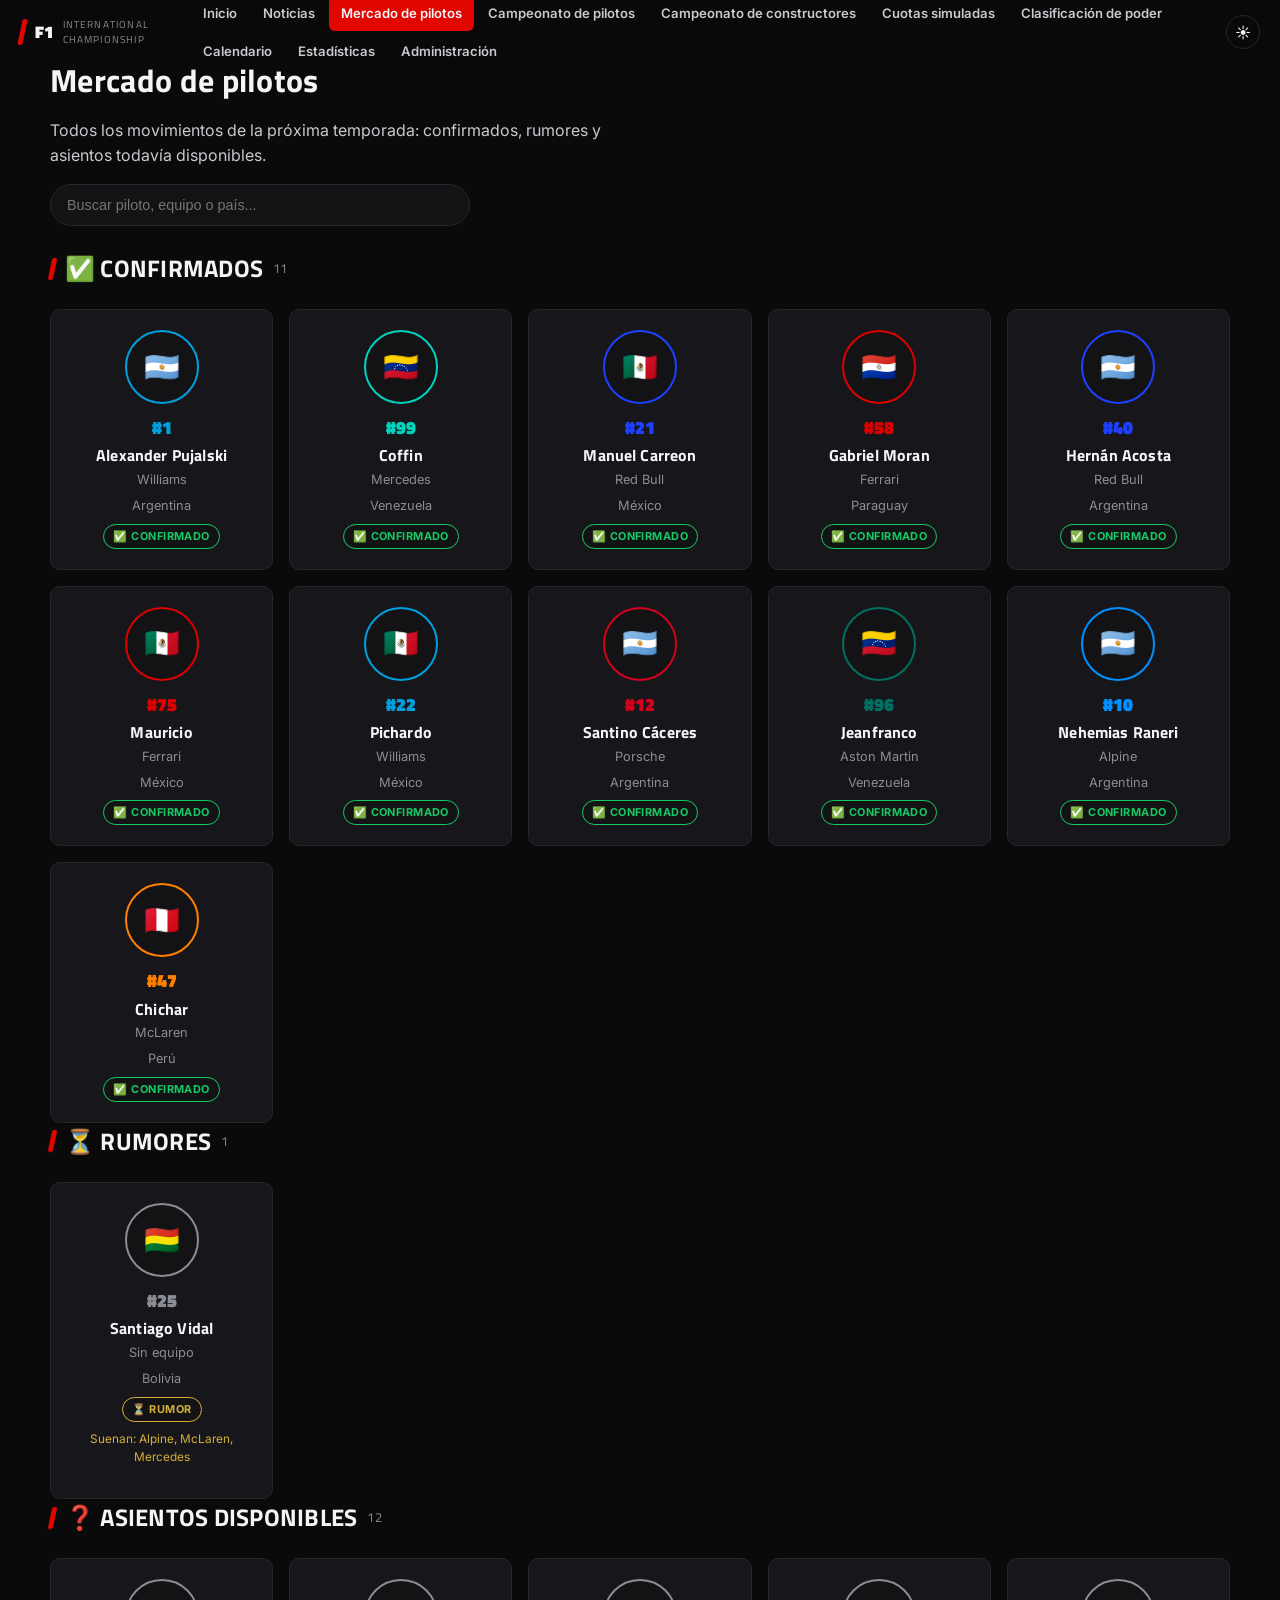
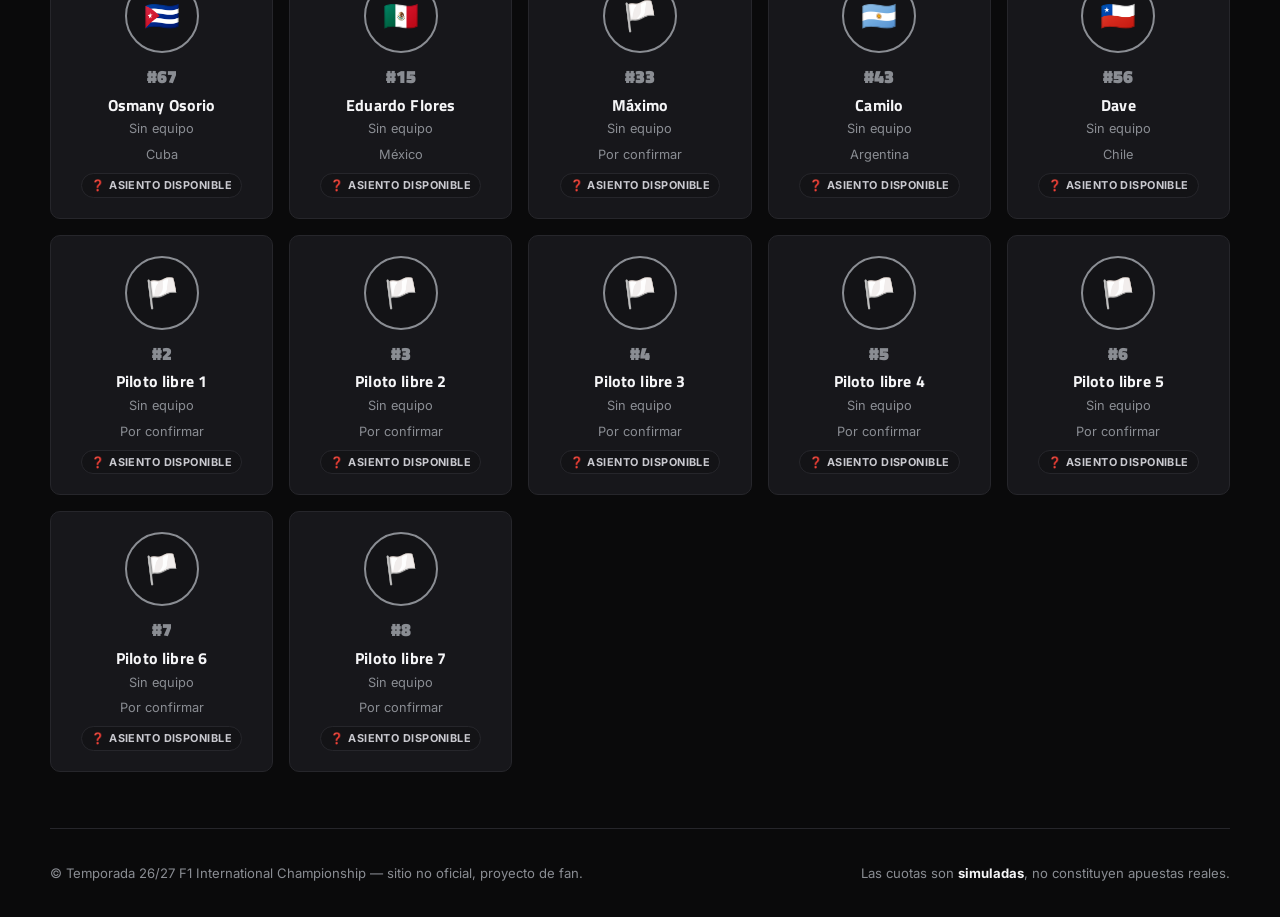
<file: mercado.html>
<!DOCTYPE html>
<html lang="es">
<head>
<meta charset="UTF-8">
<meta name="viewport" content="width=device-width, initial-scale=1.0">
<title>Mercado de pilotos — F1 International Championship</title>
<meta name="description" content="Fichajes confirmados, rumores y asientos disponibles del F1 International Championship.">
<link rel="preconnect" href="https://fonts.googleapis.com">
<link href="https://fonts.googleapis.com/css2?family=Titillium+Web:wght@400;600;700;900&family=Inter:wght@400;500;600;700&display=swap" rel="stylesheet">
<link rel="stylesheet" href="CSS/style.css">
</head>
<body data-page="market">

<header class="site-header">
  <div class="nav-inner">
    <a href="index.html" class="brand"><span class="stripe"></span>F1 <small>INTERNATIONAL CHAMPIONSHIP</small></a>
    <nav class="nav-menu">
      <a href="index.html" data-nav="home">Inicio</a>
      <a href="noticias.html" data-nav="news">Noticias</a>
      <a href="mercado.html" data-nav="market">Mercado de pilotos</a>
      <a href="pilotos.html" data-nav="drivers">Campeonato de pilotos</a>
      <a href="constructores.html" data-nav="constructors">Campeonato de constructores</a>
      <a href="cuotas.html" data-nav="odds">Cuotas simuladas</a>
      <a href="power-ranking.html" data-nav="power">Clasificación de poder</a>
      <a href="calendario.html" data-nav="calendar">Calendario</a>
      <a href="estadisticas.html" data-nav="stats">Estadísticas</a>
      <a href="admin.html" data-nav="admin">Administración</a>
    </nav>
    <div class="nav-extra">
      <button class="mode-toggle" aria-label="Cambiar tema">🌙</button>
      <button class="nav-toggle" aria-label="Abrir menú"><span></span><span></span><span></span></button>
    </div>
  </div>
</header>

<main class="section container">
  <h1>Mercado de pilotos</h1>
  <p style="max-width:560px">Todos los movimientos de la próxima temporada: confirmados, rumores y asientos todavía disponibles.</p>
  <div class="search-bar"><input id="market-search" type="search" placeholder="Buscar piloto, equipo o país..."></div>
  <div id="market-groups"></div>
</main>

<footer class="site-footer container">
  <div>© <span data-season>26/27</span> F1 International Championship — sitio no oficial, proyecto de fan.</div>
  <div>Las cuotas son <strong>simuladas</strong>, no constituyen apuestas reales.</div>
</footer>

<script src="js/data.js"></script>
<script src="js/app.js"></script>
</body>
</html>
</file>
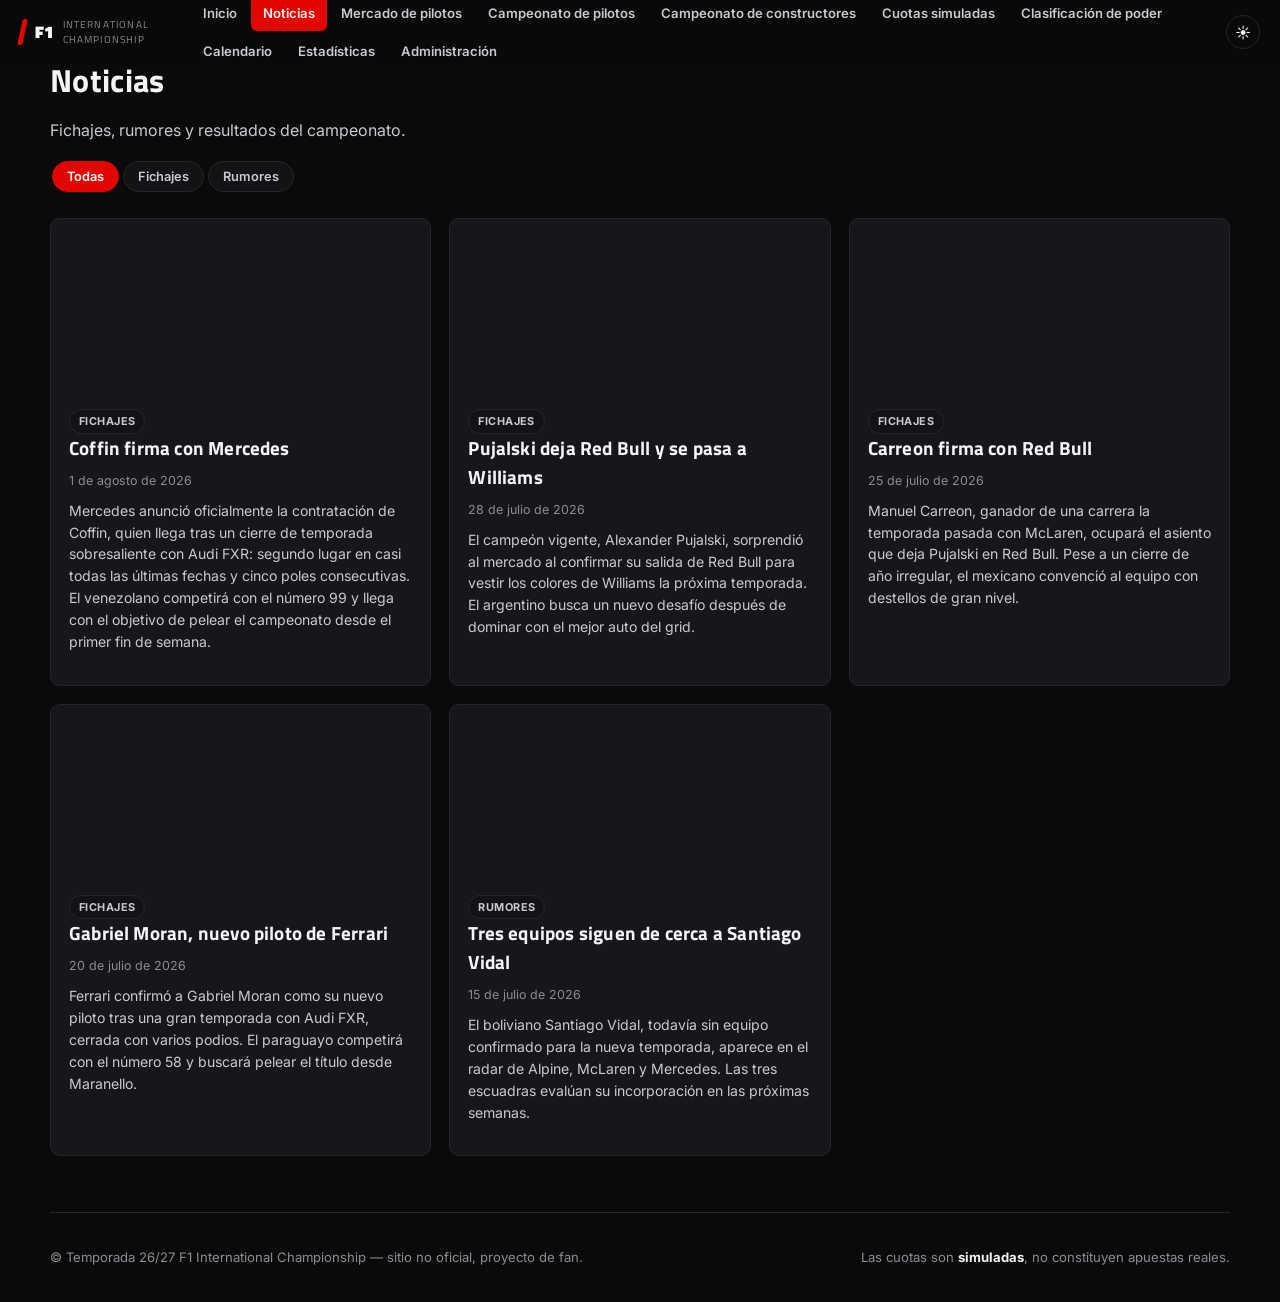
<file: noticias.html>
<!DOCTYPE html>
<html lang="es">
<head>
<meta charset="UTF-8">
<meta name="viewport" content="width=device-width, initial-scale=1.0">
<title>Noticias — F1 International Championship</title>
<meta name="description" content="Últimas noticias, fichajes y rumores del F1 International Championship.">
<link rel="preconnect" href="https://fonts.googleapis.com">
<link href="https://fonts.googleapis.com/css2?family=Titillium+Web:wght@400;600;700;900&family=Inter:wght@400;500;600;700&display=swap" rel="stylesheet">
<link rel="stylesheet" href="CSS/style.css">
</head>
<body data-page="news">

<header class="site-header">
  <div class="nav-inner">
    <a href="index.html" class="brand"><span class="stripe"></span>F1 <small>INTERNATIONAL CHAMPIONSHIP</small></a>
    <nav class="nav-menu">
      <a href="index.html" data-nav="home">Inicio</a>
      <a href="noticias.html" data-nav="news">Noticias</a>
      <a href="mercado.html" data-nav="market">Mercado de pilotos</a>
      <a href="pilotos.html" data-nav="drivers">Campeonato de pilotos</a>
      <a href="constructores.html" data-nav="constructors">Campeonato de constructores</a>
      <a href="cuotas.html" data-nav="odds">Cuotas simuladas</a>
      <a href="power-ranking.html" data-nav="power">Clasificación de poder</a>
      <a href="calendario.html" data-nav="calendar">Calendario</a>
      <a href="estadisticas.html" data-nav="stats">Estadísticas</a>
      <a href="admin.html" data-nav="admin">Administración</a>
    </nav>
    <div class="nav-extra">
      <button class="mode-toggle" aria-label="Cambiar tema">🌙</button>
      <button class="nav-toggle" aria-label="Abrir menú"><span></span><span></span><span></span></button>
    </div>
  </div>
</header>

<main class="section container">
  <h1>Noticias</h1>
  <p style="max-width:560px">Fichajes, rumores y resultados del campeonato.</p>
  <div id="news-filters" style="margin-bottom:24px"></div>
  <div class="grid-3" id="news-list"></div>
</main>

<footer class="site-footer container">
  <div>© <span data-season>26/27</span> F1 International Championship — sitio no oficial, proyecto de fan.</div>
  <div>Las cuotas son <strong>simuladas</strong>, no constituyen apuestas reales.</div>
</footer>

<script src="js/data.js"></script>
<script src="js/app.js"></script>
</body>
</html>
</file>
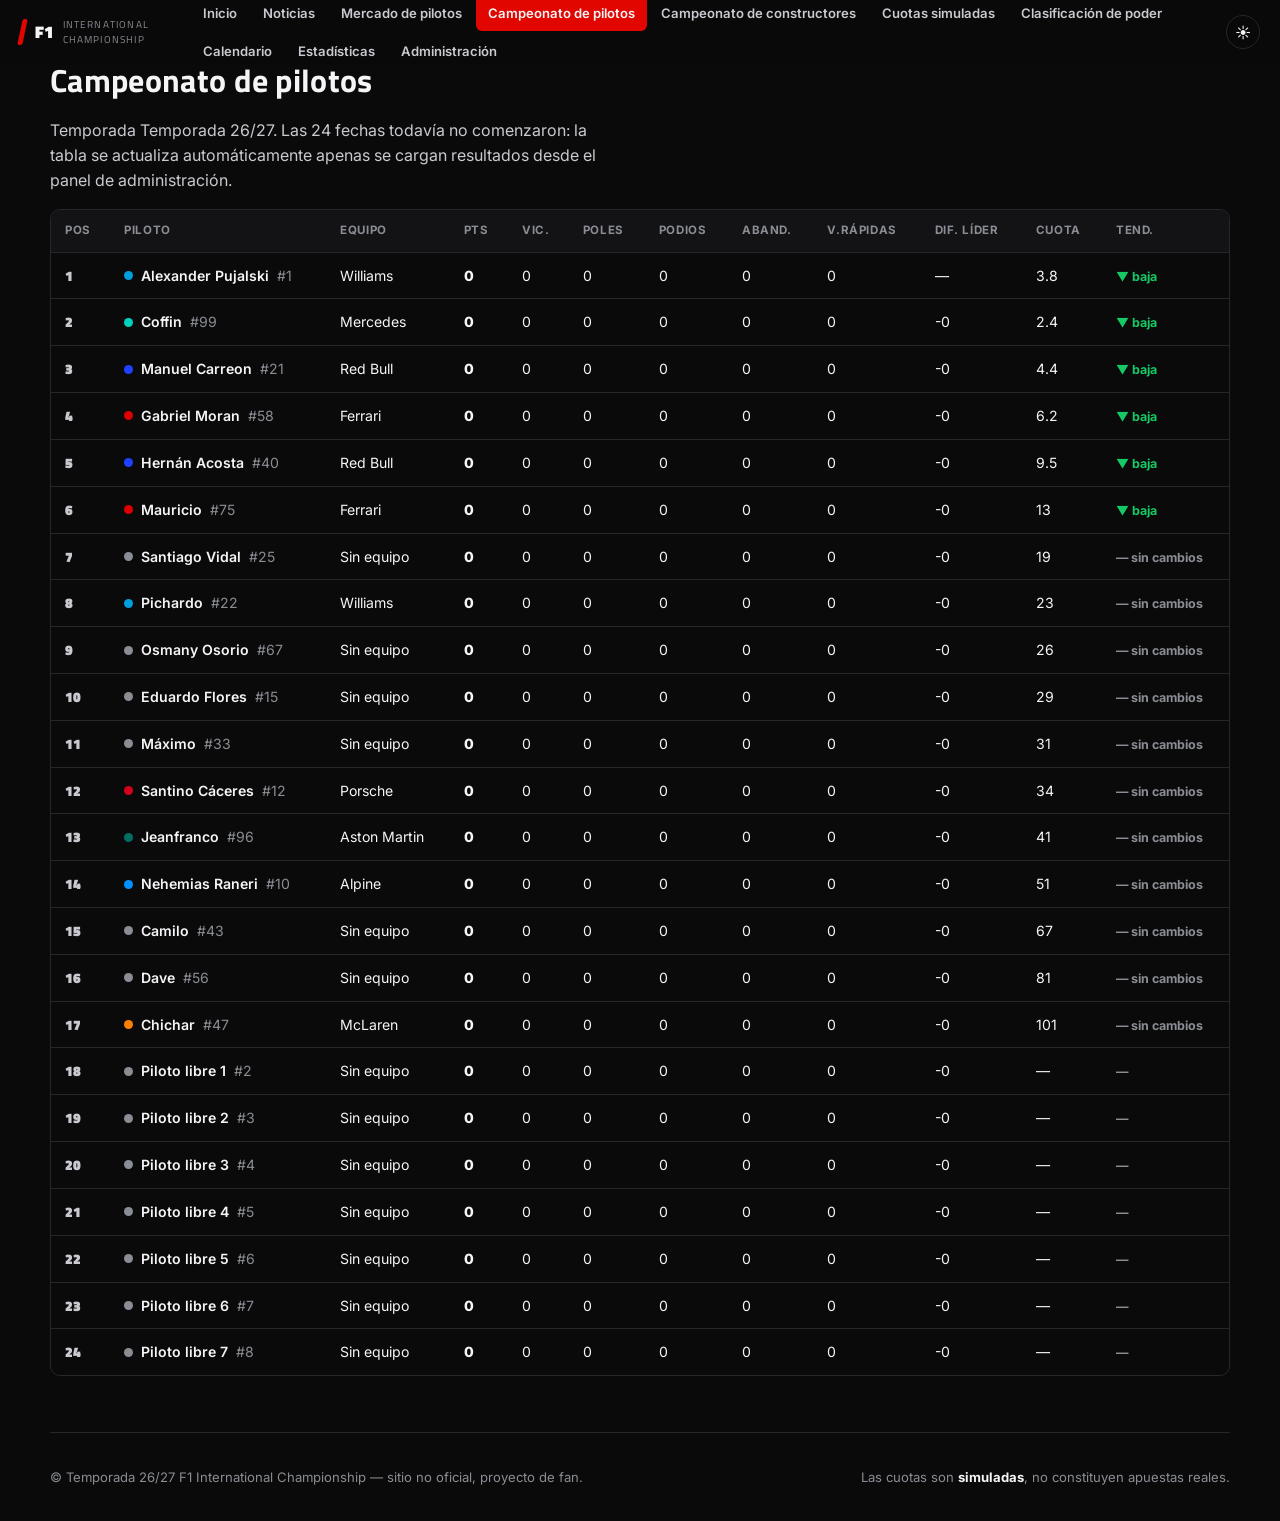
<file: pilotos.html>
<!DOCTYPE html>
<html lang="es">
<head>
<meta charset="UTF-8">
<meta name="viewport" content="width=device-width, initial-scale=1.0">
<title>Campeonato de pilotos — F1 International Championship</title>
<meta name="description" content="Tabla de posiciones del campeonato de pilotos: puntos, victorias, poles, podios, abandonos y cuotas simuladas.">
<link rel="preconnect" href="https://fonts.googleapis.com">
<link href="https://fonts.googleapis.com/css2?family=Titillium+Web:wght@400;600;700;900&family=Inter:wght@400;500;600;700&display=swap" rel="stylesheet">
<link rel="stylesheet" href="CSS/style.css">
</head>
<body data-page="drivers">

<header class="site-header">
  <div class="nav-inner">
    <a href="index.html" class="brand"><span class="stripe"></span>F1 <small>INTERNATIONAL CHAMPIONSHIP</small></a>
    <nav class="nav-menu">
      <a href="index.html" data-nav="home">Inicio</a>
      <a href="noticias.html" data-nav="news">Noticias</a>
      <a href="mercado.html" data-nav="market">Mercado de pilotos</a>
      <a href="pilotos.html" data-nav="drivers">Campeonato de pilotos</a>
      <a href="constructores.html" data-nav="constructors">Campeonato de constructores</a>
      <a href="cuotas.html" data-nav="odds">Cuotas simuladas</a>
      <a href="power-ranking.html" data-nav="power">Clasificación de poder</a>
      <a href="calendario.html" data-nav="calendar">Calendario</a>
      <a href="estadisticas.html" data-nav="stats">Estadísticas</a>
      <a href="admin.html" data-nav="admin">Administración</a>
    </nav>
    <div class="nav-extra">
      <button class="mode-toggle" aria-label="Cambiar tema">🌙</button>
      <button class="nav-toggle" aria-label="Abrir menú"><span></span><span></span><span></span></button>
    </div>
  </div>
</header>

<main class="section container">
  <h1>Campeonato de pilotos</h1>
  <p style="max-width:560px">Temporada <span data-season>26/27</span>. Las 24 fechas todavía no comenzaron: la tabla se actualiza automáticamente apenas se cargan resultados desde el panel de administración.</p>
  <div class="table-wrap">
    <table>
      <thead>
        <tr>
          <th>Pos</th><th>Piloto</th><th>Equipo</th><th>Pts</th><th>Vic.</th><th>Poles</th>
          <th>Podios</th><th>Aband.</th><th>V.rápidas</th><th>Dif. líder</th><th>Cuota</th><th>Tend.</th>
        </tr>
      </thead>
      <tbody id="drivers-table-body"></tbody>
    </table>
  </div>
</main>

<footer class="site-footer container">
  <div>© <span data-season>26/27</span> F1 International Championship — sitio no oficial, proyecto de fan.</div>
  <div>Las cuotas son <strong>simuladas</strong>, no constituyen apuestas reales.</div>
</footer>

<script src="js/data.js"></script>
<script src="js/app.js"></script>
</body>
</html>
</file>
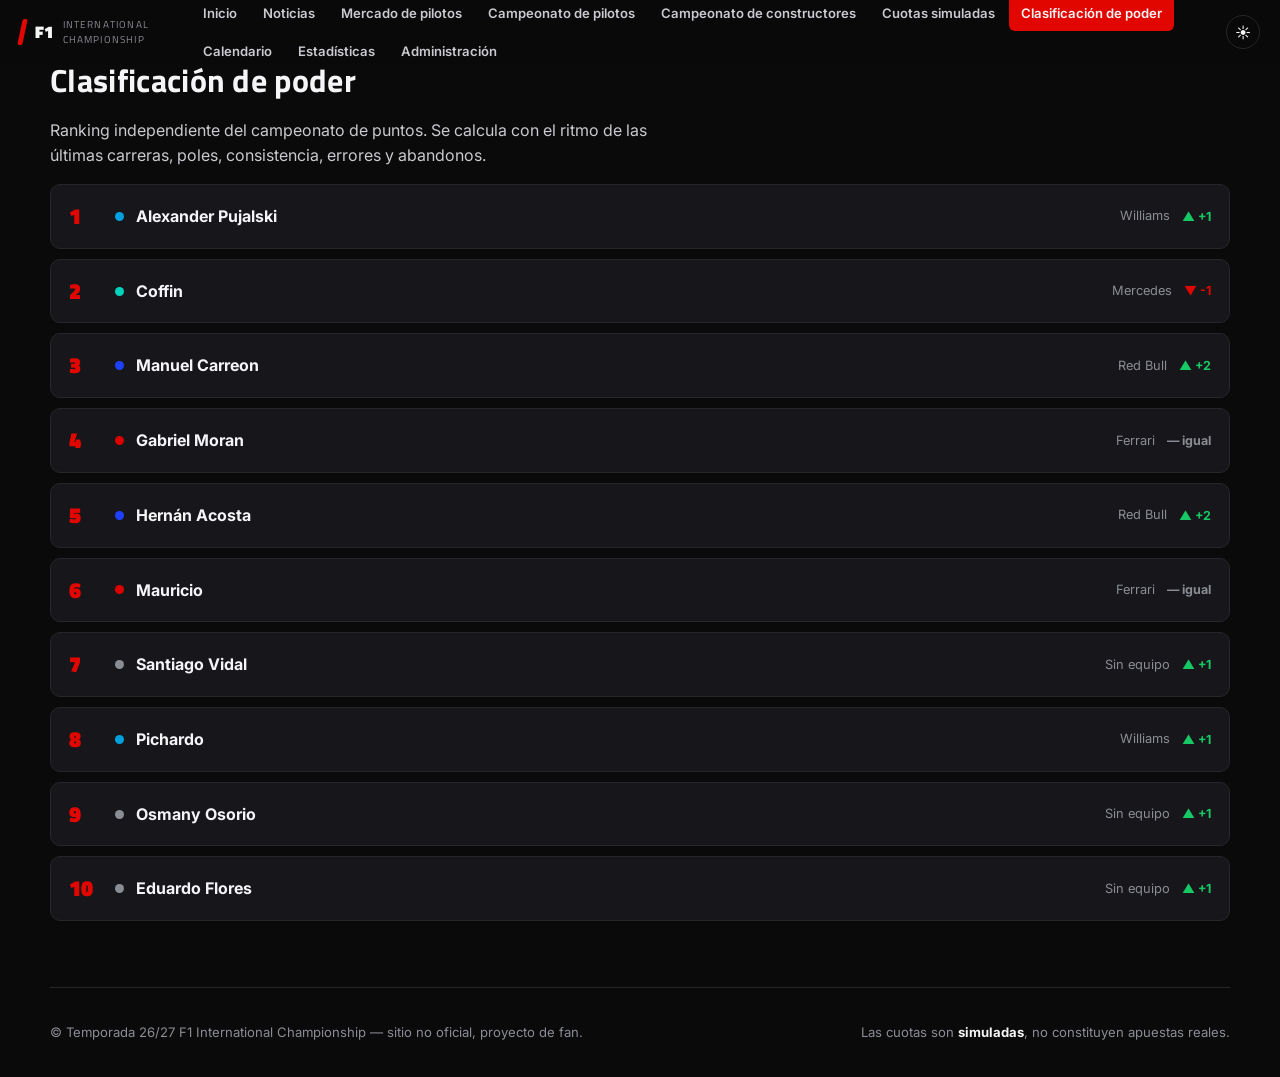
<file: power-ranking.html>
<!DOCTYPE html>
<html lang="es">
<head>
<meta charset="UTF-8">
<meta name="viewport" content="width=device-width, initial-scale=1.0">
<title>Clasificación de poder — F1 International Championship</title>
<meta name="description" content="Power ranking independiente del campeonato, calculado por ritmo, poles y consistencia reciente.">
<link rel="preconnect" href="https://fonts.googleapis.com">
<link href="https://fonts.googleapis.com/css2?family=Titillium+Web:wght@400;600;700;900&family=Inter:wght@400;500;600;700&display=swap" rel="stylesheet">
<link rel="stylesheet" href="CSS/style.css">
</head>
<body data-page="power">

<header class="site-header">
  <div class="nav-inner">
    <a href="index.html" class="brand"><span class="stripe"></span>F1 <small>INTERNATIONAL CHAMPIONSHIP</small></a>
    <nav class="nav-menu">
      <a href="index.html" data-nav="home">Inicio</a>
      <a href="noticias.html" data-nav="news">Noticias</a>
      <a href="mercado.html" data-nav="market">Mercado de pilotos</a>
      <a href="pilotos.html" data-nav="drivers">Campeonato de pilotos</a>
      <a href="constructores.html" data-nav="constructors">Campeonato de constructores</a>
      <a href="cuotas.html" data-nav="odds">Cuotas simuladas</a>
      <a href="power-ranking.html" data-nav="power">Clasificación de poder</a>
      <a href="calendario.html" data-nav="calendar">Calendario</a>
      <a href="estadisticas.html" data-nav="stats">Estadísticas</a>
      <a href="admin.html" data-nav="admin">Administración</a>
    </nav>
    <div class="nav-extra">
      <button class="mode-toggle" aria-label="Cambiar tema">🌙</button>
      <button class="nav-toggle" aria-label="Abrir menú"><span></span><span></span><span></span></button>
    </div>
  </div>
</header>

<main class="section container">
  <h1>Clasificación de poder</h1>
  <p style="max-width:640px">Ranking independiente del campeonato de puntos. Se calcula con el ritmo de las últimas carreras, poles, consistencia, errores y abandonos.</p>
  <div id="power-list"></div>
</main>

<footer class="site-footer container">
  <div>© <span data-season>26/27</span> F1 International Championship — sitio no oficial, proyecto de fan.</div>
  <div>Las cuotas son <strong>simuladas</strong>, no constituyen apuestas reales.</div>
</footer>

<script src="js/data.js"></script>
<script src="js/app.js"></script>
</body>
</html>
</file>
<file: CSS/style.css>
/* ============================================================
   F1 INTERNATIONAL CHAMPIONSHIP — style.css
   ------------------------------------------------------------
   Sistema de diseño:
   - Tipografía: Titillium Web (display, la familia oficial del
     mundo F1) + Inter (texto de lectura).
   - Paleta: negro carbono, rojo carrera, blanco, gris pizarra.
   - Firma visual: franjas diagonales tipo "livery" que dividen
     secciones, y numeración de posición en todas las tablas
     (tiene sentido: todo el sitio es un ranking deportivo).
   ============================================================ */

:root {
  --bg:        #0a0a0b;
  --bg-alt:    #131316;
  --bg-card:   #17171b;
  --border:    #26262b;
  --red:       #e10600;
  --red-dark:  #a80500;
  --white:     #f5f5f7;
  --gray:      #8a8d93;
  --gray-light:#c9c9cf;
  --green:     #17c964;
  --gold:      #d4af37;
  --radius:    10px;
  --shadow:    0 10px 30px rgba(0,0,0,.45);
  --font-display: 'Titillium Web', 'Inter', sans-serif;
  --font-body: 'Inter', 'Titillium Web', sans-serif;
}
[data-theme="light"] {
  --bg:        #f2f2f4;
  --bg-alt:    #ffffff;
  --bg-card:   #ffffff;
  --border:    #dcdce0;
  --white:     #111114;
  --gray:      #55575e;
  --gray-light:#33343a;
}

* { box-sizing: border-box; }
html { scroll-behavior: smooth; }
body {
  margin: 0;
  background: var(--bg);
  color: var(--white);
  font-family: var(--font-body);
  line-height: 1.55;
  -webkit-font-smoothing: antialiased;
}
img { max-width: 100%; display: block; }
a { color: inherit; text-decoration: none; }
h1, h2, h3, h4 {
  font-family: var(--font-display);
  font-weight: 700;
  letter-spacing: .01em;
  margin: 0 0 .4em;
}
p { margin: 0 0 1em; color: var(--gray-light); }
ul { list-style: none; margin: 0; padding: 0; }
button { font-family: inherit; cursor: pointer; }
:focus-visible { outline: 2px solid var(--red); outline-offset: 2px; }
@media (prefers-reduced-motion: reduce) {
  *, *::before, *::after { animation-duration: .001ms !important; transition-duration: .001ms !important; }
}

.container { max-width: 1180px; margin: 0 auto; padding: 0 20px; }

/* ---------------------- HEADER / NAV ---------------------- */
.site-header {
  position: fixed; top: 0; left: 0; right: 0; z-index: 100;
  background: rgba(10,10,11,.86);
  backdrop-filter: blur(10px);
  border-bottom: 1px solid transparent;
  transition: border-color .25s, background .25s;
}
.site-header.scrolled { border-color: var(--border); background: rgba(10,10,11,.97); }
[data-theme="light"] .site-header { background: rgba(255,255,255,.9); }
[data-theme="light"] .site-header.scrolled { background: rgba(255,255,255,.98); }

.nav-inner {
  display: flex; align-items: center; justify-content: space-between;
  height: 64px; max-width: 1280px; margin: 0 auto; padding: 0 20px;
}
.brand { display: flex; align-items: center; gap: 10px; font-family: var(--font-display); font-weight: 900; font-size: 1.05rem; }
.brand .stripe { width: 6px; height: 26px; background: var(--red); border-radius: 2px; transform: skewX(-12deg); }
.brand small { display: block; font-weight: 400; font-size: .62rem; letter-spacing: .12em; color: var(--gray); text-transform: uppercase; }

.nav-menu {
  display: flex; align-items: center; gap: 2px; flex-wrap: wrap;
}
.nav-menu a {
  font-size: .82rem; font-weight: 600; color: var(--gray-light);
  padding: 8px 12px; border-radius: 6px; white-space: nowrap;
  transition: color .2s, background .2s;
  touch-action: manipulation; /* toque instantáneo, sin delay ni doble-tap */
  -webkit-tap-highlight-color: rgba(225,6,0,.25);
}
/* Los :hover van dentro de @media (hover:hover) para que SOLO se
   activen con mouse/trackpad real. En touch (celular/tablet), Safari
   y Chrome interpretan el primer toque sobre un elemento con :hover
   como "activar el hover" y recién el segundo toque navega — por eso
   los links "no hacían nada" al primer toque en mobile. Sacando el
   hover del camino en touch, el primer toque navega directo. */
@media (hover: hover) and (pointer: fine) {
  .nav-menu a:hover { color: var(--white); background: rgba(255,255,255,.06); }
}
.nav-menu a.active { color: var(--white); background: var(--red); }

.nav-extra { display: flex; align-items: center; gap: 8px; }
.mode-toggle {
  background: transparent; border: 1px solid var(--border); color: var(--white);
  width: 34px; height: 34px; border-radius: 50%; font-size: .95rem;
}
.nav-toggle {
  display: none; flex-direction: column; gap: 5px; background: none; border: none;
  width: 34px; height: 34px; justify-content: center; align-items: center;
}
.nav-toggle span { display: block; width: 22px; height: 2px; background: var(--white); transition: transform .25s, opacity .25s; }
.nav-toggle.open span:nth-child(1) { transform: translateY(7px) rotate(45deg); }
.nav-toggle.open span:nth-child(2) { opacity: 0; }
.nav-toggle.open span:nth-child(3) { transform: translateY(-7px) rotate(-45deg); }

@media (max-width: 980px) {
  .nav-toggle { display: flex; }
  .nav-menu {
    position: fixed; top: 64px; left: 0; right: 0; bottom: 0;
    background: var(--bg); flex-direction: column; align-items: stretch;
    padding: 16px 20px; gap: 4px; transform: translateX(100%);
    transition: transform .3s ease; overflow-y: auto;
  }
  .nav-menu.open { transform: translateX(0); }
  .nav-menu a { padding: 14px 10px; font-size: .95rem; border-bottom: 1px solid var(--border); }
}

main { padding-top: 64px; min-height: 70vh; }

/* ---------------------- HERO / BANNER ---------------------- */
.hero {
  position: relative; overflow: hidden;
  background: linear-gradient(180deg, #17070a 0%, var(--bg) 75%);
  padding: 90px 0 60px;
  border-bottom: 1px solid var(--border);
}
.hero::before {
  content: ""; position: absolute; inset: 0;
  background:
    repeating-linear-gradient(-15deg, rgba(225,6,0,.08) 0 2px, transparent 2px 60px);
  pointer-events: none;
}
.hero-eyebrow {
  display: inline-flex; align-items: center; gap: 8px;
  font-size: .72rem; letter-spacing: .18em; text-transform: uppercase;
  color: var(--red); font-weight: 700; margin-bottom: 14px;
}
.hero-eyebrow::before { content: ""; width: 20px; height: 2px; background: var(--red); }
.hero h1 {
  font-size: clamp(2.1rem, 6vw, 4rem); font-weight: 900; line-height: 1.02;
  text-transform: uppercase; letter-spacing: -.01em; max-width: 900px;
}
.hero h1 span { color: var(--red); }
.hero-sub { font-size: 1.05rem; color: var(--gray-light); max-width: 560px; }

.hero-grid {
  display: grid; grid-template-columns: repeat(2, 1fr); gap: 16px; margin-top: 40px;
}
@media (max-width: 720px) { .hero-grid { grid-template-columns: 1fr; } }

/* ---------------------- CARDS ---------------------- */
.card {
  background: var(--bg-card); border: 1px solid var(--border);
  border-radius: var(--radius); padding: 20px;
  transition: transform .25s ease, border-color .25s ease, box-shadow .25s ease;
}
@media (hover: hover) and (pointer: fine) {
  .card:hover { transform: translateY(-3px); border-color: #3a3a40; box-shadow: var(--shadow); }
}

.fade-up { animation: fadeUp .5s ease both; }
@keyframes fadeUp { from { opacity: 0; transform: translateY(14px); } to { opacity: 1; transform: translateY(0); } }

.section { padding: 56px 0; }
.section-title {
  font-size: 1.5rem; text-transform: uppercase; letter-spacing: .01em;
  display: flex; align-items: center; gap: 10px; margin-bottom: 22px;
}
.section-title::before { content: ""; width: 5px; height: 22px; background: var(--red); border-radius: 2px; transform: skewX(-12deg); }
.section-title .count { font-size: .8rem; color: var(--gray); font-weight: 400; }

.grid-3 { display: grid; grid-template-columns: repeat(3, 1fr); gap: 18px; }
.grid-cards { display: grid; grid-template-columns: repeat(auto-fill, minmax(220px, 1fr)); gap: 16px; }
@media (max-width: 720px) { .grid-3 { grid-template-columns: 1fr; } }

/* ---------------------- HOME WIDGETS ---------------------- */
.fav-driver { display: flex; align-items: center; gap: 14px; }
.fav-number { font-family: var(--font-display); font-weight: 900; font-size: 2.2rem; }
.fav-name { font-weight: 700; font-size: 1.05rem; }
.fav-team { color: var(--gray); font-size: .85rem; }
.fav-odds { margin-top: 14px; font-size: .9rem; color: var(--gray-light); }
.next-gp { display: flex; align-items: center; gap: 14px; }
.flag-big { font-size: 2.4rem; }
.next-gp-name { font-weight: 700; }
.next-gp-date { color: var(--gray); font-size: .85rem; }
.mini-driver-card { display: flex; align-items: center; gap: 8px; padding: 8px 0; border-bottom: 1px dashed var(--border); font-size: .85rem; }
.mini-driver-card:last-child { border: none; }
.mini-team { margin-left: auto; color: var(--gray); }
.dot, .team-dot { width: 9px; height: 9px; border-radius: 50%; display: inline-block; flex-shrink: 0; }

/* ---------------------- BADGES / CHIPS ---------------------- */
.badge {
  display: inline-block; font-size: .68rem; font-weight: 700; text-transform: uppercase;
  letter-spacing: .04em; padding: 3px 9px; border-radius: 20px; background: var(--bg-alt);
  border: 1px solid var(--border); color: var(--gray-light);
}
.badge-ok { color: var(--green); border-color: var(--green); }
.badge-warn { color: var(--gold); border-color: var(--gold); }
.badge-info { color: var(--gray-light); }
.badge-finalizado { color: var(--gray); }
.badge-proximo { color: var(--red); border-color: var(--red); }
.badge-pendiente { color: var(--gray-light); }

.chip {
  background: var(--bg-alt); border: 1px solid var(--border); color: var(--gray-light);
  padding: 7px 14px; border-radius: 20px; font-size: .8rem; font-weight: 600; margin: 2px;
  transition: all .2s;
}
.chip.active { background: var(--red); color: #fff; border-color: var(--red); }
@media (hover: hover) and (pointer: fine) {
  .chip:hover { background: var(--red); color: #fff; border-color: var(--red); }
}

/* ---------------------- NOTICIAS ---------------------- */
.news-card { padding: 0; overflow: hidden; }
.news-img { height: 170px; background-size: cover; background-position: center; }
.news-body { padding: 18px; }
.news-date { font-size: .78rem; color: var(--gray); margin: 4px 0 10px; }
.news-text { font-size: .88rem; }

/* ---------------------- MERCADO / DRIVER CARD ---------------------- */
.driver-card { text-align: center; display: block; }
.driver-photo {
  width: 74px; height: 74px; border-radius: 50%; margin: 0 auto 10px;
  border: 2px solid var(--border); display: flex; align-items: center; justify-content: center;
  font-size: 1.8rem; background: var(--bg-alt);
}
.driver-num { font-family: var(--font-display); font-weight: 900; font-size: 1.1rem; }
.driver-card h3 { font-size: 1rem; margin: 2px 0; }
.driver-team, .driver-country { font-size: .8rem; color: var(--gray); margin: 0 0 6px; }
.rumor-teams { font-size: .74rem; color: var(--gold); margin-top: 8px; }

/* ---------------------- TABLAS ---------------------- */
.table-wrap { overflow-x: auto; border: 1px solid var(--border); border-radius: var(--radius); }
table { width: 100%; border-collapse: collapse; min-width: 760px; }
thead th {
  text-align: left; font-size: .72rem; text-transform: uppercase; letter-spacing: .05em;
  color: var(--gray); padding: 12px 14px; background: var(--bg-alt); border-bottom: 1px solid var(--border);
  white-space: nowrap;
}
tbody td { padding: 12px 14px; border-bottom: 1px solid var(--border); font-size: .88rem; white-space: nowrap; }
@media (hover: hover) and (pointer: fine) {
  tbody tr:hover { background: rgba(255,255,255,.03); }
}
tbody tr:last-child td { border-bottom: none; }
.pos { font-family: var(--font-display); font-weight: 900; color: var(--gray-light); }
.strong { font-weight: 800; color: var(--white); }
.driver-cell a { display: flex; align-items: center; gap: 8px; font-weight: 600; }
.num { color: var(--gray); font-weight: 400; }

/* ---------------------- CUOTAS ---------------------- */
.odds-card { display: flex; flex-direction: column; gap: 10px; }
.odds-top { display: flex; align-items: center; gap: 8px; font-size: .9rem; }
.odds-team { margin-left: auto; color: var(--gray); font-size: .78rem; }
.odds-mid { display: flex; align-items: center; gap: 12px; }
.odds-value { font-family: var(--font-display); font-weight: 900; font-size: 1.7rem; color: var(--red); }
.odds-prob { font-size: .78rem; color: var(--gray-light); }
.odds-spark { width: 100%; }
.trend { font-size: .78rem; font-weight: 700; }
.trend.up { color: var(--green); }
.trend.down { color: var(--red); }
.trend.flat { color: var(--gray); }

/* ---------------------- POWER RANKING ---------------------- */
.power-row { display: flex; align-items: center; gap: 12px; margin-bottom: 10px; padding: 14px 18px; }
.power-rank { font-family: var(--font-display); font-weight: 900; font-size: 1.4rem; width: 34px; color: var(--red); }
.power-name { font-weight: 700; }
.power-team { margin-left: auto; color: var(--gray); font-size: .8rem; }

/* ---------------------- CALENDARIO ---------------------- */
.calendar-card { display: flex; align-items: center; gap: 16px; margin-bottom: 12px; }
.cal-round { font-family: var(--font-display); font-weight: 900; color: var(--gray); width: 42px; }
.cal-flag { font-size: 1.8rem; }
.cal-info { flex: 1; }
.cal-info h3 { margin: 0 0 4px; }
.cal-info p { margin: 0; font-size: .8rem; }
.calendar-card.status-finalizado { opacity: .55; }
.calendar-card.status-proximo { border-color: var(--red); }

/* ---------------------- ESTADÍSTICAS ---------------------- */
.stat-list li { display: flex; align-items: center; gap: 10px; padding: 8px 0; border-bottom: 1px dashed var(--border); font-size: .88rem; }
.stat-list li:last-child { border: none; }
.stat-list .rank { font-family: var(--font-display); font-weight: 800; color: var(--gray); width: 18px; }
.stat-val { margin-left: auto; font-weight: 800; color: var(--red); }
.stat-box { text-align: center; }
.stat-box span { display: block; font-size: .74rem; color: var(--gray); text-transform: uppercase; letter-spacing: .05em; margin-bottom: 6px; }
.stat-box strong { font-family: var(--font-display); font-size: 1.5rem; }
.history-card { margin-bottom: 12px; }

/* ---------------------- PERFIL DE PILOTO ---------------------- */
.profile-hero {
  display: flex; align-items: center; gap: 22px; padding: 30px 0;
  border-bottom: 3px solid var(--team-color, var(--red));
}
.profile-photo {
  width: 96px; height: 96px; border-radius: 50%; background: var(--bg-card);
  border: 2px solid var(--team-color, var(--red)); display: flex; align-items: center; justify-content: center;
  font-size: 2.4rem; flex-shrink: 0;
}
.profile-sub { color: var(--gray); }
.profile-odds { color: var(--red); font-weight: 700; }
.profile-bio { margin: 20px 0; font-size: 1rem; }
.profile-grid { display: grid; grid-template-columns: repeat(5, 1fr); gap: 12px; margin-bottom: 30px; }
@media (max-width: 900px) { .profile-grid { grid-template-columns: repeat(3, 1fr); } }
@media (max-width: 560px) { .profile-grid { grid-template-columns: repeat(2, 1fr); } .profile-hero { flex-direction: column; text-align: center; } }
#driver-chart { background: var(--bg-card); border: 1px solid var(--border); border-radius: var(--radius); padding: 14px; }

/* ---------------------- FORMULARIOS / ADMIN ---------------------- */
.search-bar { margin-bottom: 24px; }
.search-bar input {
  width: 100%; max-width: 420px; padding: 12px 16px; border-radius: 30px;
  border: 1px solid var(--border); background: var(--bg-alt); color: var(--white); font-size: .9rem;
}
form.admin-form { display: grid; grid-template-columns: repeat(2, 1fr); gap: 12px; margin-bottom: 20px; }
form.admin-form.wide { grid-template-columns: 1fr; }
form.admin-form label { display: flex; flex-direction: column; gap: 4px; font-size: .78rem; color: var(--gray-light); }
form.admin-form input, form.admin-form select, form.admin-form textarea {
  padding: 10px 12px; border-radius: 6px; border: 1px solid var(--border);
  background: var(--bg-alt); color: var(--white); font-family: inherit; font-size: .9rem;
}
form.admin-form textarea { resize: vertical; min-height: 80px; }
.btn {
  display: inline-block; background: var(--red); color: #fff; border: none; padding: 12px 22px;
  border-radius: 6px; font-weight: 700; font-size: .88rem; text-transform: uppercase; letter-spacing: .03em;
  transition: background .2s, transform .2s;
}
@media (hover: hover) and (pointer: fine) {
  .btn:hover { background: var(--red-dark); transform: translateY(-1px); }
}
.btn.secondary { background: transparent; border: 1px solid var(--border); color: var(--white); }
.btn-mini { background: var(--bg-alt); border: 1px solid var(--border); color: var(--white); padding: 5px 10px; border-radius: 5px; font-size: .74rem; margin-left: 6px; }
.btn-mini.danger { color: var(--red); border-color: var(--red); }
.admin-tabs { display: flex; gap: 6px; flex-wrap: wrap; margin-bottom: 24px; }
.admin-tab-btn { background: var(--bg-alt); border: 1px solid var(--border); color: var(--gray-light); padding: 9px 16px; border-radius: 6px; font-size: .82rem; font-weight: 600; }
.admin-tab-btn.active { background: var(--red); color: #fff; border-color: var(--red); }
.admin-tab { display: none; }
.admin-tab.active { display: block; }
.admin-row {
  display: flex; align-items: center; gap: 8px; flex-wrap: wrap;
  padding: 10px 14px; border: 1px solid var(--border); border-radius: 8px; margin-bottom: 8px; font-size: .85rem;
}
.inline-label { display: flex; align-items: center; gap: 6px; font-size: .78rem; color: var(--gray); margin-left: auto; }
.inline-label input { width: 80px; padding: 5px 8px; border-radius: 5px; border: 1px solid var(--border); background: var(--bg); color: var(--white); }
.order-row { display: flex; align-items: center; gap: 10px; margin-bottom: 6px; font-size: .84rem; }
.order-row select { flex: 1; padding: 7px; border-radius: 5px; border: 1px solid var(--border); background: var(--bg-alt); color: var(--white); }
#admin-login { max-width: 380px; margin: 80px auto; text-align: center; }
.hidden { display: none !important; }
.empty { color: var(--gray); font-style: italic; padding: 20px 0; }

#toast {
  position: fixed; bottom: 24px; left: 50%; transform: translate(-50%, 30px);
  background: var(--white); color: #111; padding: 12px 22px; border-radius: 30px;
  font-weight: 700; font-size: .85rem; opacity: 0; pointer-events: none;
  transition: all .3s; z-index: 999; box-shadow: var(--shadow);
}
#toast.show { opacity: 1; transform: translate(-50%, 0); }

/* ---------------------- FOOTER ---------------------- */
.site-footer {
  border-top: 1px solid var(--border); padding: 34px 0; color: var(--gray); font-size: .82rem;
  display: flex; justify-content: space-between; flex-wrap: wrap; gap: 10px;
}
.site-footer strong { color: var(--white); }

/* ---------------------- UTILIDADES ---------------------- */
.text-center { text-align: center; }
.mt-0 { margin-top: 0; }
</file>
